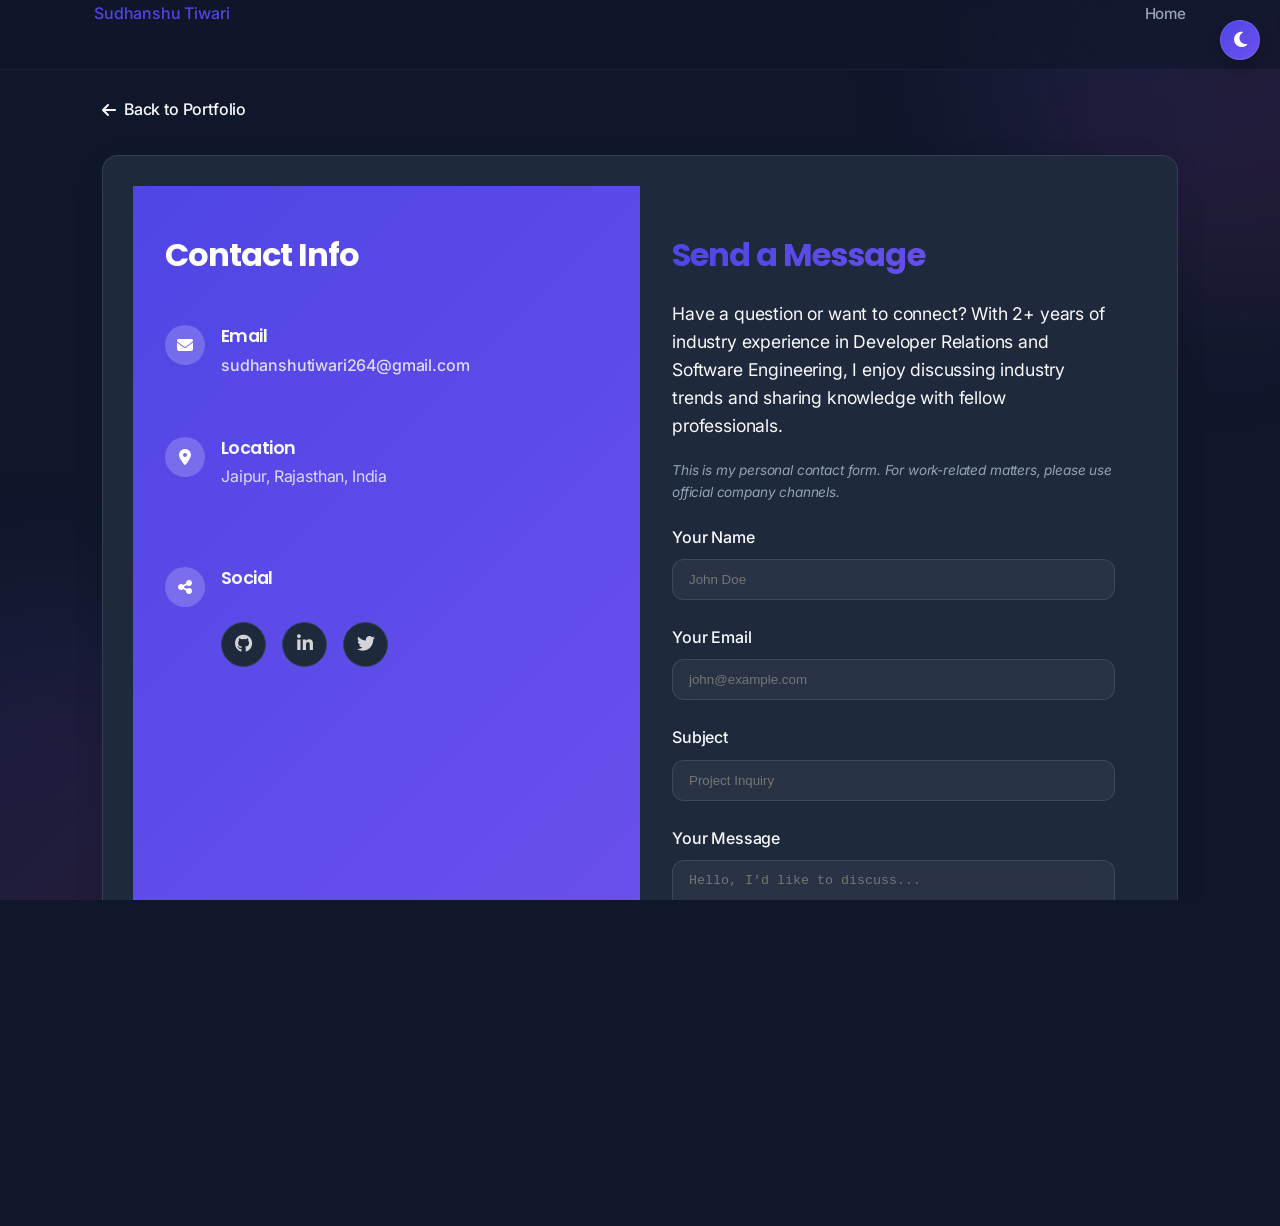
<file: contact-updated.html>
<!DOCTYPE html>
<html lang="en">
<head>
    <meta charset="UTF-8">
    <meta name="viewport" content="width=device-width, initial-scale=1.0, maximum-scale=1.0, user-scalable=no">
    <title>Contact Sudhanshu Tiwari | Developer Relations & Software Engineer</title>
    <meta name="description" content="Get in touch with Sudhanshu Tiwari - Developer Relations enthusiast, Software Engineer, and Community Builder based in Jaipur, India.">

    <!-- Favicon -->
    <link rel="icon" type="image/png" href="images/favicon.png">

    <!-- Font Awesome -->
    <link rel="stylesheet" href="https://cdnjs.cloudflare.com/ajax/libs/font-awesome/6.4.0/css/all.min.css">
    
    <!-- Google Fonts -->
    <link rel="preconnect" href="https://fonts.googleapis.com">
    <link rel="preconnect" href="https://fonts.gstatic.com" crossorigin>
    <link href="https://fonts.googleapis.com/css2?family=Inter:wght@300;400;500;600;700;800&family=Poppins:wght@300;400;500;600;700&display=swap" rel="stylesheet">

    <!-- Custom CSS -->
    <link rel="stylesheet" href="css/custom.css">
    <link rel="stylesheet" href="css/responsive.css">
    <link rel="stylesheet" href="css/beautify.css">
    <link rel="stylesheet" href="css/contact-form.css">

    <style>
        /* Fix for extra space at bottom */
        html, body {
            margin: 0;
            padding: 0;
            height: 100%;
            overflow-x: hidden;
        }

        /* Contact page specific styles */
        .contact-page {
            min-height: 100vh;
            display: flex;
            flex-direction: column;
            margin-bottom: 0;
            padding-bottom: 0;
        }
        
        .contact-section {
            flex: 1;
            padding: 6rem 0;
            position: relative;
            overflow: hidden;
        }
        
        .contact-container {
            max-width: 1140px;
            margin: 0 auto;
            padding: 0 2rem;
        }
        
        .contact-card {
            background: var(--card-bg);
            border-radius: 16px;
            overflow: hidden;
            box-shadow: 0 10px 30px rgba(0, 0, 0, 0.1);
            border: 1px solid rgba(255, 255, 255, 0.1);
            backdrop-filter: blur(10px);
            -webkit-backdrop-filter: blur(10px);
            display: flex;
            flex-direction: column;
            margin-bottom: 2rem;
        }
        
        @media (min-width: 768px) {
            .contact-card {
                flex-direction: row;
                min-height: 600px;
            }
        }

        .contact-info {
            background: var(--gradient-primary);
            background-size: 200% 200%;
            animation: gradientShift 4s ease infinite;
            color: white;
            padding: 3rem 2rem;
        }

        @media (min-width: 768px) {
            .contact-info {
                width: 35%;
            }
        }

        .contact-form-container {
            padding: 3rem 2rem;
            flex: 1;
        }
        
        .contact-title {
            font-size: 2rem;
            font-weight: 700;
            margin-bottom: 1.5rem;
            background: var(--gradient-hero);
            -webkit-background-clip: text;
            background-clip: text;
            color: transparent;
            animation: gradientShift 8s ease infinite;
            background-size: 300% 300%;
        }
        
        .contact-subtitle {
            font-size: 1.1rem;
            color: var(--text-secondary);
            margin-bottom: 2rem;
        }
        
        .contact-info-item {
            margin-bottom: 2rem;
            display: flex;
            align-items: flex-start;
        }

        .contact-info-icon {
            width: 40px;
            height: 40px;
            background: rgba(255, 255, 255, 0.2);
            border-radius: 50%;
            display: flex;
            align-items: center;
            justify-content: center;
            margin-right: 1rem;
            flex-shrink: 0;
        }

        .contact-info-content h3 {
            font-size: 1.1rem;
            font-weight: 600;
            margin-bottom: 0.3rem;
        }

        .contact-info-content p,
        .contact-info-content a {
            color: rgba(255, 255, 255, 0.8);
            transition: all 0.3s ease;
        }

        .contact-info-content a:hover {
            color: white;
        }
        
        .social-links {
            display: flex;
            gap: 1rem;
            margin-top: 2rem;
        }

        .social-link {
            width: 40px;
            height: 40px;
            background: rgba(255, 255, 255, 0.2);
            border-radius: 50%;
            display: flex;
            align-items: center;
            justify-content: center;
            color: white;
            transition: all 0.3s cubic-bezier(0.175, 0.885, 0.32, 1.275);
        }

        .social-link:hover {
            transform: translateY(-5px) scale(1.1);
            background: white;
            color: var(--primary-color);
        }
        
        .form-group {
            margin-bottom: 1.5rem;
        }
        
        .form-label {
            display: block;
            font-weight: 500;
            margin-bottom: 0.5rem;
            color: var(--text-color);
        }
        
        .form-control {
            width: 100%;
            padding: 0.75rem 1rem;
            border-radius: 12px;
            border: 1px solid var(--border-color);
            background: rgba(255, 255, 255, 0.05);
            color: var(--text-color);
            transition: all 0.3s ease;
        }
        
        .form-control:focus {
            border-color: var(--primary-color);
            box-shadow: 0 0 0 3px rgba(79, 70, 229, 0.3);
            outline: none;
        }
        
        .form-error {
            color: var(--danger-color);
            font-size: 0.875rem;
            margin-top: 0.5rem;
            display: none;
        }
        
        .was-validated .form-control:invalid ~ .form-error {
            display: block;
        }
        
        .submit-btn {
            background: var(--gradient-primary);
            background-size: 200% 200%;
            animation: gradientShift 4s ease infinite;
            color: white;
            border: none;
            border-radius: 12px;
            padding: 0.75rem 1.5rem;
            font-weight: 600;
            cursor: pointer;
            width: 100%;
            transition: all 0.3s cubic-bezier(0.175, 0.885, 0.32, 1.275);
            box-shadow: 0 4px 15px rgba(79, 70, 229, 0.4);
        }
        
        .submit-btn:hover {
            transform: translateY(-3px);
            box-shadow: 0 8px 25px rgba(79, 70, 229, 0.6);
        }
        
        .back-link {
            display: inline-flex;
            align-items: center;
            color: var(--text-color);
            font-weight: 500;
            margin-bottom: 2rem;
            transition: all 0.3s ease;
        }
        
        .back-link i {
            margin-right: 0.5rem;
        }
        
        .back-link:hover {
            color: var(--primary-color);
            transform: translateX(-5px);
        }
        
        #result {
            padding: 0.75rem;
            margin-top: 1rem;
            border-radius: 8px;
            font-weight: 500;
            transition: all 0.3s ease;
        }
        
        /* Contact page blob positioning */
        .contact-blob-top {
            top: -200px;
            right: -200px;
        }

        .contact-blob-bottom {
            bottom: -200px;
            left: -200px;
        }

        /* Responsive adjustments for blobs */
        @media (max-width: 768px) {
            .contact-blob-top {
                top: -100px;
                right: -100px;
            }

            .contact-blob-bottom {
                bottom: -100px;
                left: -100px;
            }
            
            .contact-info {
                padding: 2rem 1.5rem;
            }

            .contact-form-container {
                padding: 2rem 1.5rem;
            }

            .contact-section {
                padding: 4rem 0;
            }
        }

        @media (max-width: 576px) {
            .contact-blob-top {
                top: -50px;
                right: -50px;
            }

            .contact-blob-bottom {
                bottom: -50px;
                left: -50px;
            }
            
            .contact-info {
                padding: 1.5rem 1rem;
            }

            .contact-form-container {
                padding: 1.5rem 1rem;
            }

            .contact-section {
                padding: 3rem 0;
            }

            .contact-title {
                font-size: 1.75rem;
            }

            .contact-subtitle {
                font-size: 1rem;
            }
            
            .contact-info-item {
                margin-bottom: 1.5rem;
            }

            .contact-info-icon {
                width: 36px;
                height: 36px;
                margin-right: 0.75rem;
                font-size: 0.9rem;
            }

            .contact-info-content h3 {
                font-size: 1rem;
                margin-bottom: 0.2rem;
            }

            .contact-info-content p,
            .contact-info-content a {
                font-size: 0.9rem;
            }
            
            .social-links {
                gap: 0.75rem;
            }

            .social-link {
                width: 36px;
                height: 36px;
                font-size: 0.9rem;
            }
        }
        
        /* Form validation styles */
        .empty-feedback,
        .invalid-feedback {
            display: none;
            color: var(--danger-color);
            font-size: 0.875rem;
            margin-top: 0.5rem;
        }
        
        .was-validated :placeholder-shown:invalid ~ .empty-feedback {
            display: block;
        }
        
        .was-validated :not(:placeholder-shown):invalid ~ .invalid-feedback {
            display: block;
        }

        /* Footer Styles */
        .footer {
            background-color: var(--card-bg);
            border-top: 1px solid var(--border-color);
            padding: 2rem 0 0;
            margin-bottom: 0;
        }

        .footer-content {
            display: flex;
            justify-content: space-between;
            align-items: center;
            flex-wrap: wrap;
            gap: 1.5rem;
        }

        .footer-logo a {
            font-size: 1.5rem;
            font-weight: 700;
            color: var(--text-color);
            text-decoration: none;
        }

        .footer-logo span {
            color: var(--primary-color);
        }

        .footer-text p {
            color: var(--text-secondary);
            font-size: 0.9rem;
            margin: 0;
        }

        .footer-links {
            display: flex;
            gap: 1.5rem;
        }

        .footer-links a {
            color: var(--text-secondary);
            font-size: 0.9rem;
            text-decoration: none;
            transition: color 0.3s ease;
        }

        .footer-links a:hover {
            color: var(--primary-color);
        }

        @media (max-width: 768px) {
            .footer-content {
                flex-direction: column;
                text-align: center;
            }

            .footer-links {
                justify-content: center;
            }
        }
    </style>
</head>
<body class="page-transition">
    <!-- Loading Animation -->
    <div class="loading" id="loading">
        <div class="loading-spinner"></div>
    </div>
    
    <!-- Scroll Progress Indicator -->
    <div class="scroll-indicator" id="scrollIndicator"></div>
    
    <!-- Theme Toggle -->
    <div class="theme-toggle" id="themeToggle">
        <i class="fas fa-moon"></i>
        <i class="fas fa-sun"></i>
    </div>
    
    <!-- Decorative Blobs -->
    <div class="blob contact-blob-top"></div>
    <div class="blob contact-blob-bottom"></div>

    <div class="contact-page" style="min-height: 100vh; display: flex; flex-direction: column; margin-bottom: 0; padding-bottom: 0;">
        <!-- Header -->
        <header class="header">
            <div class="container">
                <nav class="navbar">
                    <a href="index.html" class="logo">Sudhanshu Tiwari</a>
                    <ul class="nav-links">
                        <li><a href="index.html">Home</a></li>
                    </ul>
                </nav>
            </div>
        </header>

        <!-- Contact Section -->
        <section class="contact-section" style="flex: 1; padding-bottom: 0;">
            <div class="contact-container">
                <a href="index.html" class="back-link">
                    <i class="fas fa-arrow-left"></i> Back to Portfolio
                </a>

                <div class="contact-card">
                    <!-- Contact Info -->
                    <div class="contact-info">
                        <h2 class="contact-title" style="color: white; background: none; animation: none;">Contact Info</h2>

                        <div class="contact-info-item">
                            <div class="contact-info-icon">
                                <i class="fas fa-envelope"></i>
                            </div>
                            <div class="contact-info-content">
                                <h3>Email</h3>
                                <a href="mailto:sudhanshutiwari264@gmail.com">sudhanshutiwari264@gmail.com</a>
                            </div>
                        </div>



                        <div class="contact-info-item">
                            <div class="contact-info-icon">
                                <i class="fas fa-map-marker-alt"></i>
                            </div>
                            <div class="contact-info-content">
                                <h3>Location</h3>
                                <p>Jaipur, Rajasthan, India</p>
                            </div>
                        </div>

                        <div class="contact-info-item">
                            <div class="contact-info-icon">
                                <i class="fas fa-share-alt"></i>
                            </div>
                            <div class="contact-info-content">
                                <h3>Social</h3>
                                <div class="social-links">
                                    <a href="https://github.com/sudhanshutiwari264" target="_blank" class="social-link">
                                        <i class="fab fa-github"></i>
                                    </a>
                                    <a href="https://www.linkedin.com/in/tiwari-sudhanshu/" target="_blank" class="social-link">
                                        <i class="fab fa-linkedin-in"></i>
                                    </a>
                                    <a href="https://twitter.com/sudhanshu_264" target="_blank" class="social-link">
                                        <i class="fab fa-twitter"></i>
                                    </a>
                                </div>
                            </div>
                        </div>
                    </div>

                    <!-- Contact Form -->
                    <div class="contact-form-container">
                        <h2 class="contact-title">Send a Message</h2>
                        <p class="contact-subtitle">Have a question or want to connect? With 2+ years of industry experience in Developer Relations and Software Engineering, I enjoy discussing industry trends and sharing knowledge with fellow professionals.</p>

                        <p style="font-size: 0.85rem; color: var(--text-secondary); margin: 10px 0 20px; font-style: italic;">This is my personal contact form. For work-related matters, please use official company channels.</p>

                        <form action="https://api.web3forms.com/submit" method="POST" id="contactForm" class="needs-validation" novalidate>
                            <input type="hidden" name="access_key" value="7a284ae6-1e71-401c-80d0-becb71f3156e" />
                            <input type="hidden" name="subject" value="New Contact Form Submission from Portfolio" />
                            <input type="hidden" name="from_name" value="Sudhanshu Tiwari Portfolio" />
                            <input type="checkbox" name="botcheck" style="display: none;" />

                            <div class="form-group">
                                <label for="name" class="form-label">Your Name</label>
                                <input type="text" id="name" name="name" class="form-control" placeholder="John Doe" required>
                                <div class="form-error">Please provide your name.</div>
                            </div>

                            <div class="form-group">
                                <label for="email" class="form-label">Your Email</label>
                                <input type="email" id="email" name="email" class="form-control" placeholder="john@example.com" required>
                                <div class="form-error">Please provide a valid email address.</div>
                            </div>



                            <div class="form-group">
                                <label for="subject" class="form-label">Subject</label>
                                <input type="text" id="subject" name="subject" class="form-control" placeholder="Project Inquiry" required>
                                <div class="form-error">Please provide a subject.</div>
                            </div>

                            <div class="form-group">
                                <label for="message" class="form-label">Your Message</label>
                                <textarea id="message" name="message" rows="5" class="form-control" placeholder="Hello, I'd like to discuss..." required></textarea>
                                <div class="form-error">Please provide your message.</div>
                            </div>

                            <button type="submit" class="submit-btn">
                                Send Message <i class="fas fa-paper-plane ml-2"></i>
                            </button>

                            <div id="result" class="mt-4 text-center" style="display: none;"></div>
                        </form>
                    </div>
                </div>
            </div>
        </section>

        <!-- Footer -->
        <footer class="footer" style="margin-top: 0; padding-bottom: 0; margin-bottom: 0;">
            <div class="container">
                <div class="footer-content">
                    <div class="footer-logo">
                        <a href="index.html">Sudhanshu<span>Tiwari</span></a>
                    </div>
                    <div class="footer-text">
                        <p>&copy; 2025 Sudhanshu Tiwari. All rights reserved.</p>
                        <p style="font-size: 0.75rem; margin-top: 5px; color: var(--text-secondary);">Personal site. Views and content are my own and not affiliated with any employer.</p>
                    </div>
                    <div class="footer-links">
                        <a href="index.html">Home</a>
                        <a href="https://github.com/sudhanshutiwari264" target="_blank">GitHub</a>
                        <a href="https://www.linkedin.com/in/tiwari-sudhanshu/" target="_blank">LinkedIn</a>
                        <a href="https://twitter.com/sudhanshu_264" target="_blank">Twitter</a>
                    </div>
                </div>
            </div>
        </footer>
    </div>

    <script>
        // DOM Elements
        const themeToggle = document.getElementById('themeToggle');
        const loading = document.getElementById('loading');
        const scrollIndicator = document.getElementById('scrollIndicator');
        
        // Check for saved theme preference
        const savedTheme = localStorage.getItem('theme');
        
        // Apply the theme - we're using the same system as the main page
        if (savedTheme === 'light') {
            document.body.classList.add('light-theme');
        }
        
        // Toggle theme
        themeToggle.addEventListener('click', () => {
            document.body.classList.toggle('light-theme');
            const isLight = document.body.classList.contains('light-theme');
            localStorage.setItem('theme', isLight ? 'light' : 'dark');
        });
        
        // Loading Animation
        if (loading) {
            window.addEventListener('load', () => {
                setTimeout(() => {
                    loading.classList.add('hidden');
                    setTimeout(() => {
                        loading.style.display = 'none';
                    }, 500);
                }, 1000);
            });
        }
        
        // Scroll Progress Indicator
        if (scrollIndicator) {
            window.addEventListener('scroll', () => {
                const windowScroll = document.documentElement.scrollTop;
                const windowHeight = document.documentElement.scrollHeight - document.documentElement.clientHeight;
                const scrolled = (windowScroll / windowHeight) * 100;
                scrollIndicator.style.width = scrolled + '%';
            });
        }
        
        // Form Validation and Submission
        (function () {
            "use strict";
            
            const form = document.getElementById('contactForm');
            const result = document.getElementById('result');
            
            form.addEventListener('submit', function (event) {
                if (!form.checkValidity()) {
                    event.preventDefault();
                    event.stopPropagation();
                } else {
                    // Form Submission using fetch()
                    const formData = new FormData(form);
                    event.preventDefault();
                    event.stopPropagation();
                    const object = {};
                    formData.forEach((value, key) => {
                        object[key] = value;
                    });
                    const json = JSON.stringify(object);
                    
                    // Update button to show loading state
                    const submitBtn = form.querySelector('button[type="submit"]');
                    const originalBtnText = submitBtn.innerHTML;
                    submitBtn.innerHTML = '<i class="fas fa-spinner fa-spin"></i> Sending...';
                    submitBtn.disabled = true;
                    
                    // Show result element
                    result.style.display = 'block';
                    result.innerHTML = "Please wait...";
                    result.style.color = 'var(--text-secondary)';
                    
                    fetch("https://api.web3forms.com/submit", {
                        method: "POST",
                        headers: {
                            "Content-Type": "application/json",
                            Accept: "application/json"
                        },
                        body: json
                    })
                        .then(async (response) => {
                            let json = await response.json();
                            if (response.status == 200) {
                                // Success message
                                const name = formData.get('name');
                                const formContainer = form.parentElement;
                                formContainer.innerHTML = `
                                    <div class="success-message">
                                        <div class="success-icon">
                                            <i class="fas fa-check-circle"></i>
                                        </div>
                                        <h3 class="success-title">Message Sent Successfully!</h3>
                                        <p class="success-text">Thank you ${name}, your message has been sent. I'll get back to you as soon as possible.</p>
                                        <a href="index.html" class="return-btn">
                                            Return to Portfolio
                                        </a>
                                    </div>
                                `;
                            } else {
                                console.log(response);
                                result.innerHTML = json.message;
                                result.style.color = 'var(--danger-color)';
                                submitBtn.innerHTML = originalBtnText;
                                submitBtn.disabled = false;
                            }
                        })
                        .catch((error) => {
                            console.log(error);
                            result.innerHTML = "Something went wrong! Please try again later.";
                            result.style.color = 'var(--danger-color)';
                            submitBtn.innerHTML = originalBtnText;
                            submitBtn.disabled = false;
                        });
                }
                
                form.classList.add('was-validated');
            }, false);
        })();
        
        // Animate blobs on scroll
        const blobs = document.querySelectorAll('.blob');
        if (blobs.length > 0) {
            window.addEventListener('scroll', () => {
                blobs.forEach(blob => {
                    const blobTop = blob.getBoundingClientRect().top;
                    const windowHeight = window.innerHeight;
                    
                    if (blobTop < windowHeight * 1.2) {
                        blob.style.opacity = '1';
                        blob.style.transform = 'translateY(0)';
                    }
                });
            });
        }
    </script>
</body>
</html>
</file>
<file: css/custom.css>
/*
   Custom CSS for Sudhanshu Tiwari's Portfolio
   A modern, responsive personal portfolio website
   for a Developer Relations enthusiast, software engineer,
   and community builder based in Jaipur, India.

   Inspired by Liran Tal's website and Emma Bostian's developer portfolios collection
*/

/* ===== Variables ===== */
:root {
    /* Light Theme */
    --light-bg: #f8f9fa;
    --light-card-bg: #ffffff;
    --light-text: #1a202c;
    --light-text-secondary: #4a5568;
    --light-border: #e2e8f0;
    --light-shadow: 0 10px 30px rgba(0, 0, 0, 0.1);

    /* Dark Theme (Default) */
    --dark-bg: #0f172a;
    --dark-card-bg: #1e293b;
    --dark-text: #f8fafc;
    --dark-text-secondary: #94a3b8;
    --dark-border: #334155;
    --dark-shadow: 0 10px 30px rgba(0, 0, 0, 0.3);

    /* Colors */
    --primary-color: #4f46e5;
    --primary-rgb: 79, 70, 229; /* RGB values for primary color */
    --primary-dark: #4338ca;
    --primary-light: #818cf8;
    --secondary-color: #8b5cf6;
    --accent-color: #10b981;
    --danger-color: #ef4444;
    --warning-color: #f59e0b;
    --info-color: #0ea5e9;

    /* Gradients */
    --gradient-primary: linear-gradient(135deg, #4f46e5, #8b5cf6);
    --gradient-secondary: linear-gradient(135deg, #8b5cf6, #ec4899);
    --gradient-accent: linear-gradient(135deg, #10b981, #0ea5e9);
    --gradient-hero: linear-gradient(to right, #4f46e5, #8b5cf6, #ec4899);
    --gradient-card: linear-gradient(135deg, rgba(79, 70, 229, 0.1), rgba(139, 92, 246, 0.1));
    --gradient-blob: linear-gradient(135deg, rgba(79, 70, 229, 0.4), rgba(236, 72, 153, 0.4));

    /* Current Theme (Default: Dark) */
    --bg-color: var(--dark-bg);
    --card-bg: var(--dark-card-bg);
    --text-color: var(--dark-text);
    --text-secondary: var(--dark-text-secondary);
    --border-color: var(--dark-border);
    --shadow: var(--dark-shadow);

    /* Other Variables */
    --container-width: 1200px;
    --header-height: 70px;
    --border-radius: 12px;
    --transition: all 0.3s ease;
    --font-primary: 'Inter', sans-serif;
    --font-secondary: 'Poppins', sans-serif;
}

/* Light Theme Class */
body.light-theme {
    --bg-color: var(--light-bg);
    --card-bg: var(--light-card-bg);
    --text-color: var(--light-text);
    --text-secondary: var(--light-text-secondary);
    --border-color: var(--light-border);
    --shadow: var(--light-shadow);
}

/* ===== Base Styles ===== */
* {
    margin: 0;
    padding: 0;
    box-sizing: border-box;
}

html {
    scroll-behavior: smooth;
    font-size: 16px;
}

body {
    font-family: var(--font-primary);
    background-color: var(--bg-color);
    color: var(--text-color);
    line-height: 1.7;
    overflow-x: hidden;
    font-weight: 400;
}

h1, h2, h3, h4, h5, h6 {
    font-family: var(--font-secondary);
    font-weight: 700;
    line-height: 1.3;
    margin-bottom: 1rem;
    color: var(--text-color);
}

h1 {
    font-size: 2.75rem;
    line-height: 1.2;
}

h2 {
    font-size: 2.25rem;
}

h3 {
    font-size: 1.5rem;
}

p {
    margin-bottom: 1.5rem;
    color: var(--text-secondary);
}

a {
    text-decoration: none;
    color: var(--primary-color);
    transition: var(--transition);
    font-weight: 500;
}

a:hover {
    color: var(--primary-dark);
}

ul {
    list-style: none;
}

img {
    max-width: 100%;
    height: auto;
    display: block;
}

.container {
    max-width: var(--container-width);
    margin: 0 auto;
    padding: 0 1.5rem;
}

section {
    padding: 6rem 0;
    position: relative;
}

.highlight {
    color: var(--primary-color);
}

.gradient-text {
    background: var(--gradient-primary);
    -webkit-background-clip: text;
    background-clip: text;
    color: transparent;
    display: inline;
}

/* ===== Theme Toggle ===== */
.theme-toggle {
    position: fixed;
    top: 1.25rem;
    right: 1.25rem;
    width: 2.5rem;
    height: 2.5rem;
    background-color: var(--card-bg);
    border-radius: 50%;
    display: flex;
    align-items: center;
    justify-content: center;
    cursor: pointer;
    z-index: 1000;
    box-shadow: var(--shadow);
    transition: var(--transition);
    border: 1px solid rgba(255, 255, 255, 0.1);
}

.theme-toggle:hover {
    transform: translateY(-3px);
}

.theme-toggle i {
    font-size: 1.1rem;
    color: var(--primary-color);
}

.theme-toggle .fa-sun {
    display: none;
}

body.light-theme .theme-toggle .fa-moon {
    display: none;
}

body.light-theme .theme-toggle .fa-sun {
    display: block;
}

/* ===== Header & Navigation ===== */
.header {
    position: fixed;
    top: 0;
    left: 0;
    width: 100%;
    height: var(--header-height);
    background-color: rgba(15, 23, 42, 0.95);
    backdrop-filter: blur(10px);
    -webkit-backdrop-filter: blur(10px);
    z-index: 100;
    transition: var(--transition);
    border-bottom: 1px solid rgba(255, 255, 255, 0.05);
}

body.light-theme .header {
    background-color: rgba(248, 249, 250, 0.95);
    border-bottom: 1px solid rgba(0, 0, 0, 0.05);
}

.navbar {
    display: flex;
    justify-content: space-between;
    align-items: center;
    height: 100%;
}

.logo a {
    font-size: 1.75rem;
    font-weight: 800;
    color: var(--text-color);
    font-family: var(--font-secondary);
    letter-spacing: -0.5px;
}

.logo span {
    color: var(--primary-color);
}

.nav-links {
    display: flex;
    gap: 2rem;
}

.nav-links a {
    color: var(--text-secondary);
    font-weight: 500;
    position: relative;
    font-size: 0.95rem;
    padding: 0.5rem 0;
}

.nav-links a:hover, .nav-links a.active {
    color: var(--primary-color);
}

.nav-links a::after {
    content: '';
    position: absolute;
    bottom: 0;
    left: 0;
    width: 0;
    height: 2px;
    background: var(--gradient-primary);
    transition: var(--transition);
    opacity: 0;
}

.nav-links a:hover::after, .nav-links a.active::after {
    width: 100%;
    opacity: 1;
}

.hamburger {
    display: none;
    cursor: pointer;
}

.bar {
    display: block;
    width: 25px;
    height: 2px;
    margin: 5px auto;
    background-color: var(--text-color);
    transition: var(--transition);
    border-radius: 2px;
}

/* ===== Hero Section ===== */
.hero {
    padding-top: calc(var(--header-height) + 3rem);
    min-height: 100vh;
    display: flex;
    align-items: center;
    position: relative;
    overflow: hidden;
}

.hero::before {
    content: '';
    position: absolute;
    top: 0;
    left: 0;
    width: 100%;
    height: 100%;
    background: radial-gradient(circle at 10% 10%, rgba(59, 130, 246, 0.1), transparent 30%),
                radial-gradient(circle at 90% 90%, rgba(139, 92, 246, 0.1), transparent 30%);
    z-index: -1;
}

.hero-content {
    display: flex;
    align-items: center;
    gap: 4rem;
}

.hero-text {
    flex: 1;
}

.hero-badge {
    display: inline-flex;
    align-items: center;
    gap: 0.5rem;
    background-color: rgba(79, 70, 229, 0.15);
    color: var(--primary-color);
    padding: 0.6rem 1.5rem;
    border-radius: 2rem;
    font-size: 0.875rem;
    font-weight: 600;
    margin-bottom: 1.5rem;
    border: 1px solid rgba(79, 70, 229, 0.3);
    box-shadow: 0 4px 12px rgba(79, 70, 229, 0.15);
    transition: all 0.3s ease;
    position: relative;
    overflow: hidden;
    z-index: 1;
}

.hero-badge::before {
    content: '';
    position: absolute;
    top: 0;
    left: 0;
    width: 100%;
    height: 100%;
    background: var(--gradient-primary);
    opacity: 0;
    z-index: -1;
    transition: opacity 0.3s ease;
}

.hero-badge:hover {
    transform: translateY(-3px);
    box-shadow: 0 8px 20px rgba(79, 70, 229, 0.2);
    color: white;
    border-color: transparent;
}

.hero-badge:hover::before {
    opacity: 1;
}

.badge-dot {
    width: 0.5rem;
    height: 0.5rem;
    background-color: var(--accent-color);
    border-radius: 50%;
    display: inline-block;
    animation: pulse 2s infinite;
    box-shadow: 0 0 0 rgba(16, 185, 129, 0.4);
}

@keyframes pulse {
    0% {
        transform: scale(0.95);
        box-shadow: 0 0 0 0 rgba(16, 185, 129, 0.7);
    }

    70% {
        transform: scale(1);
        box-shadow: 0 0 0 10px rgba(16, 185, 129, 0);
    }

    100% {
        transform: scale(0.95);
        box-shadow: 0 0 0 0 rgba(16, 185, 129, 0);
    }
}

.hero-text h1 {
    font-size: 3.25rem;
    font-weight: 800;
    margin-bottom: 1.5rem;
    line-height: 1.2;
    letter-spacing: -0.5px;
    position: relative;
}

.hero-text h1::after {
    content: '';
    position: absolute;
    width: 80px;
    height: 4px;
    background: var(--gradient-primary);
    bottom: -0.75rem;
    left: 0;
    border-radius: 2px;
}

.gradient-text {
    background: var(--gradient-hero);
    -webkit-background-clip: text;
    background-clip: text;
    color: transparent;
    background-size: 300% 100%;
    animation: gradient-shift 8s ease infinite;
}

@keyframes gradient-shift {
    0% {
        background-position: 0% 50%;
    }
    50% {
        background-position: 100% 50%;
    }
    100% {
        background-position: 0% 50%;
    }
}

.hero-description {
    font-size: 1.25rem;
    margin-bottom: 2rem;
    color: var(--text-secondary);
    max-width: 600px;
    line-height: 1.6;
    position: relative;
    padding-left: 1rem;
    border-left: 3px solid var(--primary-light);
}

/* Tech Keywords */
.tech-keywords {
    display: flex;
    flex-wrap: wrap;
    gap: 0.75rem;
    margin: 2rem 0;
}

.tech-keywords span {
    background-color: rgba(79, 70, 229, 0.08);
    color: var(--text-color);
    padding: 0.5rem 1rem;
    border-radius: 2rem;
    font-size: 0.875rem;
    font-weight: 500;
    border: 1px solid rgba(79, 70, 229, 0.15);
    transition: all 0.3s ease;
    box-shadow: 0 2px 6px rgba(79, 70, 229, 0.05);
    position: relative;
    overflow: hidden;
    z-index: 1;
}

.tech-keywords span::before {
    content: '';
    position: absolute;
    top: 0;
    left: 0;
    width: 100%;
    height: 100%;
    background: var(--gradient-primary);
    opacity: 0;
    z-index: -1;
    transition: opacity 0.3s ease;
}

.tech-keywords span:hover {
    color: white;
    transform: translateY(-3px);
    box-shadow: 0 4px 12px rgba(79, 70, 229, 0.15);
    border-color: transparent;
}

.tech-keywords span:hover::before {
    opacity: 1;
}

/* Hero Stats */
.hero-stats {
    display: flex;
    gap: 3rem;
    margin: 2.5rem 0;
    justify-content: space-between;
}

.stat-item {
    display: flex;
    flex-direction: column;
    position: relative;
    min-width: 120px;
    padding: 0.75rem;
    text-align: center;
}

.stat-item:not(:last-child)::after {
    content: '';
    position: absolute;
    right: -1.5rem;
    top: 50%;
    transform: translateY(-50%);
    height: 70%;
    width: 1px;
    background-color: rgba(255, 255, 255, 0.1);
}

body.light-theme .stat-item:not(:last-child)::after {
    background-color: rgba(0, 0, 0, 0.1);
}

.stat-number {
    font-size: 2rem;
    font-weight: 800;
    background: var(--gradient-primary);
    -webkit-background-clip: text;
    background-clip: text;
    color: transparent;
    line-height: 1.1;
    margin-bottom: 0.5rem;
    white-space: nowrap;
}

.stat-label {
    font-size: 0.8rem;
    color: var(--text-secondary);
    font-weight: 500;
    white-space: nowrap;
}

/* Hero Buttons */
.hero-buttons {
    display: flex;
    gap: 1rem;
    margin-top: 2.5rem;
}

.btn {
    display: inline-flex;
    align-items: center;
    justify-content: center;
    gap: 0.5rem;
    padding: 0.875rem 1.75rem;
    border-radius: 0.5rem;
    font-weight: 600;
    text-align: center;
    cursor: pointer;
    transition: all 0.3s ease;
    border: none;
    font-size: 1rem;
    letter-spacing: 0.5px;
    position: relative;
    overflow: hidden;
    z-index: 1;
}

.primary-btn {
    background: var(--gradient-primary);
    color: #ffffff;
    box-shadow: 0 4px 15px rgba(79, 70, 229, 0.3);
}

.primary-btn::before {
    content: '';
    position: absolute;
    top: 0;
    left: 0;
    width: 100%;
    height: 100%;
    background: var(--gradient-secondary);
    opacity: 0;
    z-index: -1;
    transition: opacity 0.3s ease;
}

.primary-btn:hover {
    transform: translateY(-3px);
    box-shadow: 0 8px 25px rgba(79, 70, 229, 0.4);
}

.primary-btn:hover::before {
    opacity: 1;
}

.primary-btn i {
    font-size: 0.875rem;
    transition: transform 0.3s ease;
}

.primary-btn:hover i {
    transform: translateX(5px);
}

.secondary-btn {
    background-color: rgba(255, 255, 255, 0.05);
    color: var(--text-color);
    border: 1px solid rgba(255, 255, 255, 0.1);
    box-shadow: 0 4px 10px rgba(0, 0, 0, 0.1);
    position: relative;
    overflow: hidden;
}

.secondary-btn::before {
    content: '';
    position: absolute;
    top: 0;
    left: 0;
    width: 100%;
    height: 100%;
    background-color: rgba(79, 70, 229, 0.1);
    z-index: -1;
    transform: scaleX(0);
    transform-origin: left;
    transition: transform 0.3s ease;
}

body.light-theme .secondary-btn {
    background-color: rgba(0, 0, 0, 0.05);
    border: 1px solid rgba(0, 0, 0, 0.1);
}

.secondary-btn:hover {
    border-color: var(--primary-color);
    color: var(--primary-color);
    transform: translateY(-3px);
    box-shadow: 0 6px 15px rgba(0, 0, 0, 0.15);
}

.secondary-btn:hover::before {
    transform: scaleX(1);
}

.outline-btn {
    background-color: transparent;
    color: var(--text-color);
    border: 1px solid var(--border-color);
}

.outline-btn:hover {
    border-color: var(--primary-color);
    color: var(--primary-color);
    transform: translateY(-3px);
}

.outline-btn i {
    font-size: 0.875rem;
    transition: transform 0.3s ease;
}

.outline-btn:hover i {
    transform: translateY(-2px);
}

/* Social Bar */
.social-bar {
    display: flex;
    gap: 1rem;
    margin-top: 2.5rem;
}

.social-bar a {
    display: flex;
    align-items: center;
    justify-content: center;
    width: 2.75rem;
    height: 2.75rem;
    border-radius: 50%;
    background-color: rgba(255, 255, 255, 0.05);
    color: var(--text-secondary);
    transition: all 0.3s ease;
    border: 1px solid rgba(255, 255, 255, 0.1);
    position: relative;
    overflow: hidden;
    z-index: 1;
}

.social-bar a::before {
    content: '';
    position: absolute;
    top: 0;
    left: 0;
    width: 100%;
    height: 100%;
    background: var(--gradient-primary);
    opacity: 0;
    z-index: -1;
    transition: opacity 0.3s ease;
    transform: scale(0.8);
}

body.light-theme .social-bar a {
    background-color: rgba(0, 0, 0, 0.05);
    border: 1px solid rgba(0, 0, 0, 0.1);
}

.social-bar a:hover {
    color: white;
    transform: translateY(-5px);
    box-shadow: 0 8px 20px rgba(79, 70, 229, 0.3);
    border-color: transparent;
}

.social-bar a:hover::before {
    opacity: 1;
    transform: scale(1);
}

.social-bar a:nth-child(1):hover::before {
    background: linear-gradient(135deg, #333, #666);
}

.social-bar a:nth-child(2):hover::before {
    background: linear-gradient(135deg, #0077b5, #00a0dc);
}

.social-bar a:nth-child(3):hover::before {
    background: linear-gradient(135deg, #1da1f2, #0c85d0);
}

.social-bar a:nth-child(4):hover::before {
    background: linear-gradient(135deg, #ff0000, #c4302b);
}

/* Hero Image */
.hero-image {
    flex: 1;
    position: relative;
}

.image-wrapper {
    position: relative;
    z-index: 1;
}

.hero-image img {
    max-width: 100%;
    border-radius: var(--border-radius);
    position: relative;
    z-index: 2;
}

/* Placeholder for hero image */
.image-wrapper::before {
    content: 'ST';
    position: absolute;
    width: 100%;
    height: 100%;
    display: flex;
    align-items: center;
    justify-content: center;
    background: var(--gradient-hero);
    border-radius: var(--border-radius);
    color: white;
    font-size: 5rem;
    font-weight: 800;
    z-index: 1;
    font-family: var(--font-primary);
}

.blob-shape {
    position: absolute;
    width: 110%;
    height: 110%;
    top: -5%;
    left: -5%;
    background: var(--gradient-blob);
    border-radius: 30% 70% 70% 30% / 30% 30% 70% 70%;
    filter: blur(20px);
    opacity: 0.6;
    animation: blob-animation 15s infinite;
    z-index: 1;
    box-shadow: 0 0 80px rgba(79, 70, 229, 0.3);
}

@keyframes blob-animation {
    0% {
        border-radius: 30% 70% 70% 30% / 30% 30% 70% 70%;
    }
    25% {
        border-radius: 50% 50% 30% 70% / 50% 50% 50% 50%;
    }
    50% {
        border-radius: 70% 30% 50% 50% / 40% 60% 40% 60%;
    }
    75% {
        border-radius: 40% 60% 60% 40% / 60% 40% 60% 40%;
    }
    100% {
        border-radius: 30% 70% 70% 30% / 30% 30% 70% 70%;
    }
}

.tech-badges {
    position: absolute;
    width: 100%;
    height: 100%;
    top: 0;
    left: 0;
    z-index: 3;
    pointer-events: none; /* Allow clicks to pass through */
}

.tech-badge {
    position: absolute;
    width: 3.5rem;
    height: 3.5rem;
    background-color: var(--card-bg);
    border-radius: 50%;
    display: flex;
    align-items: center;
    justify-content: center;
    box-shadow: 0 8px 20px rgba(0, 0, 0, 0.2);
    border: 2px solid rgba(79, 70, 229, 0.2);
    color: var(--primary-color);
    font-size: 1.5rem;
    transition: transform 0.3s ease, box-shadow 0.3s ease, border-color 0.3s ease;
    overflow: hidden;
    z-index: 3;
    pointer-events: auto; /* Make badges clickable */
    animation: float 6s ease-in-out infinite;
}

.tech-badge::before {
    content: '';
    position: absolute;
    top: 0;
    left: 0;
    width: 100%;
    height: 100%;
    background: var(--gradient-card);
    opacity: 0.5;
    z-index: -1;
}

.tech-badge:hover {
    transform: scale(1.2);
    box-shadow: 0 15px 30px rgba(0, 0, 0, 0.3);
    border-color: var(--primary-color);
    z-index: 10;
}

/* React Badge - Top Right */
.tech-badge:nth-child(1) {
    top: 5%;
    right: -1.5rem;
    animation-delay: 0s;
}

/* Node.js Badge - Bottom Right */
.tech-badge:nth-child(2) {
    bottom: 5%;
    right: -1.5rem;
    animation-delay: 1.5s;
}

/* Python Badge - Bottom Left */
.tech-badge:nth-child(3) {
    bottom: 5%;
    left: -1.5rem;
    animation-delay: 1s;
}

/* AWS Badge - Middle Left (moved from top left) */
.tech-badge:nth-child(4) {
    top: 40%;
    left: -1.5rem;
    animation-delay: 0.5s;
}

/* Float animation */
@keyframes float {
    0% {
        transform: translateY(0);
    }
    50% {
        transform: translateY(-10px);
    }
    100% {
        transform: translateY(0);
    }
}

@media (max-width: 768px) {
    .tech-badge {
        width: 3rem;
        height: 3rem;
        font-size: 1.3rem;
    }

    .tech-badge:nth-child(1),
    .tech-badge:nth-child(2),
    .tech-badge:nth-child(3),
    .tech-badge:nth-child(4) {
        margin-top: -1.5rem;
        margin-left: -1.5rem;
    }

    @keyframes orbit1 {
        0% { transform: rotate(0deg) translateX(80px) rotate(0deg); }
        100% { transform: rotate(360deg) translateX(80px) rotate(-360deg); }
    }

    @keyframes orbit2 {
        0% { transform: rotate(90deg) translateX(80px) rotate(-90deg); }
        100% { transform: rotate(450deg) translateX(80px) rotate(-450deg); }
    }

    @keyframes orbit3 {
        0% { transform: rotate(180deg) translateX(80px) rotate(-180deg); }
        100% { transform: rotate(540deg) translateX(80px) rotate(-540deg); }
    }

    @keyframes orbit4 {
        0% { transform: rotate(270deg) translateX(80px) rotate(-270deg); }
        100% { transform: rotate(630deg) translateX(80px) rotate(-630deg); }
    }
}

@media (max-width: 576px) {
    .tech-badge {
        width: 2.5rem;
        height: 2.5rem;
        font-size: 1.1rem;
    }

    .tech-badge:nth-child(1) {
        top: 10%;
        right: -0.5rem;
    }

    .tech-badge:nth-child(2) {
        bottom: 10%;
        right: -0.5rem;
    }

    .tech-badge:nth-child(3) {
        bottom: 10%;
        left: -0.5rem;
    }

    .tech-badge:nth-child(4) {
        top: 40%;
        left: -0.5rem;
    }
}

    @keyframes orbit1 {
        0% { transform: rotate(0deg) translateX(60px) rotate(0deg); }
        100% { transform: rotate(360deg) translateX(60px) rotate(-360deg); }
    }

    @keyframes orbit2 {
        0% { transform: rotate(90deg) translateX(60px) rotate(-90deg); }
        100% { transform: rotate(450deg) translateX(60px) rotate(-450deg); }
    }

    @keyframes orbit3 {
        0% { transform: rotate(180deg) translateX(60px) rotate(-180deg); }
        100% { transform: rotate(540deg) translateX(60px) rotate(-540deg); }
    }

    @keyframes orbit4 {
        0% { transform: rotate(270deg) translateX(60px) rotate(-270deg); }
        100% { transform: rotate(630deg) translateX(60px) rotate(-630deg); }
    }
}

@media (max-width: 480px) {
    .tech-badge {
        width: 2.2rem;
        height: 2.2rem;
        font-size: 1rem;
    }

    .tech-badge:nth-child(1) {
        top: 10%;
        right: -0.25rem;
    }

    .tech-badge:nth-child(2) {
        bottom: 10%;
        right: -0.25rem;
    }

    .tech-badge:nth-child(3) {
        bottom: 10%;
        left: -0.25rem;
    }

    .tech-badge:nth-child(4) {
        top: 40%;
        left: -0.25rem;
    }
}

    @keyframes orbit1 {
        0% { transform: rotate(0deg) translateX(50px) rotate(0deg); }
        100% { transform: rotate(360deg) translateX(50px) rotate(-360deg); }
    }

    @keyframes orbit2 {
        0% { transform: rotate(90deg) translateX(50px) rotate(-90deg); }
        100% { transform: rotate(450deg) translateX(50px) rotate(-450deg); }
    }

    @keyframes orbit3 {
        0% { transform: rotate(180deg) translateX(50px) rotate(-180deg); }
        100% { transform: rotate(540deg) translateX(50px) rotate(-540deg); }
    }

    @keyframes orbit4 {
        0% { transform: rotate(270deg) translateX(50px) rotate(-270deg); }
        100% { transform: rotate(630deg) translateX(50px) rotate(-630deg); }
    }
}

/* ===== Section Header ===== */
.section-header {
    text-align: center;
    margin-bottom: 4rem;
    position: relative;
}

.section-subtitle {
    display: inline-block;
    font-size: 1rem;
    font-weight: 600;
    color: var(--primary-color);
    margin-bottom: 1rem;
    position: relative;
    padding: 0.25rem 1rem;
    border-radius: 2rem;
    background-color: rgba(59, 130, 246, 0.1);
}

.section-title {
    font-size: 2.5rem;
    font-weight: 800;
    margin-bottom: 1.5rem;
    color: var(--text-color);
    line-height: 1.2;
    letter-spacing: -0.5px;
    max-width: 800px;
    margin-left: auto;
    margin-right: auto;
}

.section-header p {
    font-size: 1.1rem;
    color: var(--text-secondary);
    max-width: 600px;
    margin: 0 auto;
}

/* ===== About Section ===== */
.about {
    position: relative;
    overflow: hidden;
}

.about::before {
    content: '';
    position: absolute;
    top: 0;
    right: 0;
    width: 100%;
    height: 100%;
    background: radial-gradient(circle at 90% 10%, rgba(139, 92, 246, 0.1), transparent 30%);
    z-index: -1;
}

.about-content {
    display: flex;
    flex-wrap: wrap;
    gap: 4rem;
    align-items: center;
    margin-top: 3rem;
}

.about-image {
    flex: 1;
    min-width: 300px;
    max-width: 450px;
    position: relative;
}

.image-frame {
    position: relative;
    z-index: 1;
}

.about-image img {
    width: 100%;
    height: auto;
    border-radius: var(--border-radius);
    box-shadow: var(--shadow);
    border: 4px solid var(--card-bg);
    position: relative;
    z-index: 2;
}

/* Placeholder for about image */
.image-frame::before {
    content: 'ST';
    position: absolute;
    width: 100%;
    height: 100%;
    display: flex;
    align-items: center;
    justify-content: center;
    background: var(--gradient-secondary);
    border-radius: var(--border-radius);
    color: white;
    font-size: 4rem;
    font-weight: 800;
    z-index: 1;
    font-family: var(--font-primary);
    border: 4px solid var(--card-bg);
}

.image-pattern {
    position: absolute;
    width: 100%;
    height: 100%;
    top: 1.5rem;
    left: 1.5rem;
    background: var(--gradient-primary);
    border-radius: var(--border-radius);
    z-index: 1;
    opacity: 0.7;
}

.experience-badge {
    position: absolute;
    bottom: -1.5rem;
    right: -1.5rem;
    width: 7rem;
    height: 7rem;
    background: var(--gradient-primary);
    border-radius: 50%;
    display: flex;
    align-items: center;
    justify-content: center;
    z-index: 3;
    box-shadow: var(--shadow);
    border: 4px solid var(--card-bg);
}

.badge-content {
    text-align: center;
    color: white;
}

.badge-content .years {
    font-size: 2rem;
    font-weight: 800;
    line-height: 1;
    display: block;
    margin-bottom: 0.25rem;
}

.badge-content .text {
    font-size: 0.75rem;
    font-weight: 500;
    line-height: 1.2;
}



.about-text {
    flex: 2;
    min-width: 300px;
}

.lead-text {
    font-size: 1.5rem;
    font-weight: 500;
    color: var(--text-color);
    line-height: 1.5;
    margin-bottom: 1.5rem;
    font-family: var(--font-secondary);
}

.about-text p {
    margin-bottom: 1.5rem;
    line-height: 1.7;
    color: var(--text-secondary);
    font-size: 1.05rem;
}

/* About Cards */
.about-cards {
    display: grid;
    grid-template-columns: repeat(auto-fill, minmax(250px, 1fr));
    gap: 1.5rem;
    margin: 2.5rem 0;
}

.about-card {
    background-color: var(--card-bg);
    border-radius: var(--border-radius);
    padding: 1.5rem;
    border: 1px solid var(--border-color);
    transition: var(--transition);
    position: relative;
    overflow: hidden;
}

.about-card::before {
    content: '';
    position: absolute;
    top: 0;
    left: 0;
    width: 100%;
    height: 4px;
    background: var(--gradient-primary);
}

.about-card:hover {
    transform: translateY(-10px);
    box-shadow: var(--shadow);
}

.card-icon {
    width: 3rem;
    height: 3rem;
    background-color: rgba(59, 130, 246, 0.1);
    border-radius: 50%;
    display: flex;
    align-items: center;
    justify-content: center;
    color: var(--primary-color);
    font-size: 1.25rem;
    margin-bottom: 1.25rem;
}

.about-card h3 {
    font-size: 1.25rem;
    font-weight: 700;
    margin-bottom: 0.75rem;
    color: var(--text-color);
}

.about-card p {
    font-size: 0.95rem;
    margin-bottom: 0;
    color: var(--text-secondary);
}

/* About Details */
.about-details {
    display: flex;
    flex-wrap: wrap;
    gap: 2rem;
    margin: 2.5rem 0;
    padding: 2rem;
    background-color: var(--card-bg);
    border-radius: var(--border-radius);
    border: 1px solid var(--border-color);
}

.detail-column {
    flex: 1;
    min-width: 250px;
}

.detail-item {
    display: flex;
    flex-direction: column;
    margin-bottom: 1.25rem;
}

.detail-label {
    font-size: 0.875rem;
    color: var(--text-secondary);
    margin-bottom: 0.5rem;
}

.detail-value {
    font-size: 1rem;
    font-weight: 600;
    color: var(--text-color);
}

.detail-value a {
    color: var(--primary-color);
    text-decoration: none;
    transition: var(--transition);
}

.detail-value a:hover {
    color: var(--primary-dark);
    text-decoration: underline;
}

.detail-value.available {
    color: var(--accent-color);
    display: inline-flex;
    align-items: center;
    gap: 0.5rem;
    background-color: rgba(16, 185, 129, 0.1);
    padding: 0.5rem 0.75rem;
    border-radius: 2rem;
    font-size: 0.9rem;
    border: 1px solid rgba(16, 185, 129, 0.2);
}

.detail-value.available::before {
    content: '';
    display: inline-block;
    width: 0.5rem;
    height: 0.5rem;
    background-color: var(--accent-color);
    border-radius: 50%;
    animation: pulse 2s infinite;
}

.about-cta {
    display: flex;
    gap: 1rem;
    margin-top: 2.5rem;
}

/* ===== Skills Section ===== */
.skills {
    position: relative;
    overflow: hidden;
    background-color: var(--bg-color);
}

.skills::before {
    content: '';
    position: absolute;
    top: 0;
    left: 0;
    width: 100%;
    height: 100%;
    background: radial-gradient(circle at 10% 90%, rgba(59, 130, 246, 0.1), transparent 30%);
    z-index: -1;
}

/* Skills Tabs */
.skills-tabs {
    margin-top: 3rem;
}

.tabs-header {
    display: flex;
    justify-content: center;
    gap: 1rem;
    margin-bottom: 3rem;
    flex-wrap: wrap;
}

.tab-btn {
    padding: 0.75rem 1.5rem;
    background-color: transparent;
    border: none;
    border-radius: 2rem;
    font-size: 1rem;
    font-weight: 600;
    color: var(--text-secondary);
    cursor: pointer;
    transition: var(--transition);
    position: relative;
    border: 1px solid var(--border-color);
}

.tab-btn:hover {
    color: var(--primary-color);
}

.tab-btn.active {
    background: var(--gradient-primary);
    color: white;
    box-shadow: 0 4px 15px rgba(59, 130, 246, 0.3);
    border-color: transparent;
}

.tabs-content {
    position: relative;
}

.tab-pane {
    display: none;
    animation: fadeIn 0.5s ease forwards;
}

.tab-pane.active {
    display: block;
}

@keyframes fadeIn {
    from {
        opacity: 0;
        transform: translateY(20px);
    }
    to {
        opacity: 1;
        transform: translateY(0);
    }
}

/* DevRel Skills */
.skills-grid {
    display: grid;
    grid-template-columns: repeat(auto-fill, minmax(300px, 1fr));
    gap: 2rem;
}

.skill-card {
    background-color: var(--card-bg);
    border-radius: var(--border-radius);
    padding: 2rem;
    border: 1px solid var(--border-color);
    transition: var(--transition);
    display: flex;
    flex-direction: column;
    height: 100%;
}

.skill-card:hover {
    transform: translateY(-10px);
    box-shadow: var(--shadow);
}

.skill-icon {
    width: 4rem;
    height: 4rem;
    background: var(--gradient-primary);
    border-radius: 50%;
    display: flex;
    align-items: center;
    justify-content: center;
    color: white;
    font-size: 1.5rem;
    margin-bottom: 1.5rem;
}

.skill-info h3 {
    font-size: 1.25rem;
    font-weight: 700;
    margin-bottom: 1rem;
    color: var(--text-color);
}

.skill-info p {
    font-size: 1rem;
    color: var(--text-secondary);
    margin-bottom: 1.5rem;
    line-height: 1.6;
}

.skill-level {
    margin-top: auto;
}

.level-dots {
    display: flex;
    gap: 0.25rem;
    margin-bottom: 0.5rem;
}

.dot {
    width: 0.75rem;
    height: 0.75rem;
    border-radius: 50%;
    background-color: rgba(59, 130, 246, 0.2);
}

.dot.active {
    background-color: var(--primary-color);
}

.level-text {
    font-size: 0.875rem;
    color: var(--primary-color);
    font-weight: 600;
}

/* Technical Skills */
.tech-skills {
    display: flex;
    flex-direction: column;
    gap: 2.5rem;
}

.tech-category {
    background-color: var(--card-bg);
    border-radius: var(--border-radius);
    padding: 2rem;
    border: 1px solid var(--border-color);
}

.tech-category h3 {
    font-size: 1.25rem;
    font-weight: 700;
    margin-bottom: 1.5rem;
    color: var(--text-color);
    position: relative;
    padding-bottom: 0.75rem;
}

.tech-category h3::after {
    content: '';
    position: absolute;
    bottom: 0;
    left: 0;
    width: 3rem;
    height: 3px;
    background: var(--gradient-primary);
    border-radius: 2px;
}

.tech-tags {
    display: flex;
    flex-wrap: wrap;
    gap: 0.75rem;
}

.tech-tag {
    display: inline-flex;
    align-items: center;
    gap: 0.5rem;
    padding: 0.5rem 1rem;
    background-color: rgba(59, 130, 246, 0.08);
    border-radius: 2rem;
    font-size: 0.875rem;
    color: var(--text-color);
    font-weight: 500;
    transition: var(--transition);
    border: 1px solid rgba(59, 130, 246, 0.15);
}

.tech-tag:hover {
    background-color: rgba(59, 130, 246, 0.15);
    transform: translateY(-3px);
    box-shadow: 0 5px 15px rgba(59, 130, 246, 0.1);
}

.tech-tag i {
    color: var(--primary-color);
}

/* Soft Skills */
.soft-skills {
    display: grid;
    grid-template-columns: repeat(auto-fill, minmax(300px, 1fr));
    gap: 2rem;
}

.soft-skill {
    background-color: var(--card-bg);
    border-radius: var(--border-radius);
    padding: 2rem;
    border: 1px solid var(--border-color);
    transition: var(--transition);
    display: flex;
    gap: 1.5rem;
    align-items: flex-start;
}

.soft-skill:hover {
    transform: translateY(-10px);
    box-shadow: var(--shadow);
}

.soft-skill-icon {
    width: 3rem;
    height: 3rem;
    background: var(--gradient-secondary);
    border-radius: 50%;
    display: flex;
    align-items: center;
    justify-content: center;
    color: white;
    font-size: 1.25rem;
    flex-shrink: 0;
}

.soft-skill-content h3 {
    font-size: 1.25rem;
    font-weight: 700;
    margin-bottom: 0.75rem;
    color: var(--text-color);
}

.soft-skill-content p {
    font-size: 0.95rem;
    color: var(--text-secondary);
    margin-bottom: 0;
    line-height: 1.6;
}

/* ===== Community Section ===== */
.events-content {
    display: grid;
    grid-template-columns: repeat(auto-fill, minmax(500px, 1fr));
    gap: 30px;
}

.event-card {
    background-color: var(--card-bg);
    border-radius: 8px;
    padding: 25px;
    display: flex;
    gap: 20px;
    transition: var(--transition);
    border: 1px solid var(--border-color);
}

.event-card:hover {
    transform: translateY(-5px);
    box-shadow: var(--shadow);
}

.event-icon {
    width: 60px;
    height: 60px;
    background-color: rgba(53, 99, 233, 0.1);
    color: var(--primary-color);
    border-radius: 8px;
    display: flex;
    align-items: center;
    justify-content: center;
    font-size: 1.5rem;
    flex-shrink: 0;
}

.event-details h3 {
    font-size: 1.3rem;
    margin-bottom: 8px;
    color: var(--text-color);
    font-weight: 600;
}

.event-role {
    color: var(--primary-color);
    font-weight: 500;
    margin-bottom: 12px;
    font-size: 0.9rem;
}

.event-details p {
    color: var(--text-secondary);
    line-height: 1.6;
}

.event-list {
    list-style: none;
    padding: 0;
    margin: 15px 0;
}

.event-list li {
    margin-bottom: 12px;
    color: var(--text-secondary);
    line-height: 1.5;
    position: relative;
    padding-left: 20px;
}

.event-list li:before {
    content: '';
    position: absolute;
    left: 0;
    top: 10px;
    width: 6px;
    height: 6px;
    border-radius: 50%;
    background-color: var(--primary-color);
}

.event-list li span {
    color: var(--text-color);
    font-weight: 500;
    display: block;
    margin-bottom: 3px;
}

/* ===== Experience Section ===== */
.timeline {
    position: relative;
    max-width: 1200px;
    margin: 0 auto;
    padding: 20px 0;
}

.timeline::after {
    content: '';
    position: absolute;
    width: 2px;
    background-color: rgba(53, 99, 233, 0.2);
    top: 0;
    bottom: 0;
    left: 50px;
    margin-left: -1px;
}

.timeline-item {
    padding: 10px 40px 10px 70px;
    position: relative;
    margin-bottom: 30px;
}

.timeline-dot {
    position: absolute;
    width: 16px;
    height: 16px;
    left: 42px;
    background-color: var(--primary-color);
    border-radius: 50%;
    z-index: 1;
    box-shadow: 0 0 0 4px rgba(53, 99, 233, 0.1);
}

.timeline-content {
    padding: 25px;
    background-color: var(--card-bg);
    border-radius: 8px;
    border: 1px solid var(--border-color);
    position: relative;
    transition: var(--transition);
}

.timeline-content:hover {
    transform: translateY(-5px);
    box-shadow: var(--shadow);
}

.timeline-header {
    margin-bottom: 15px;
    border-bottom: 1px solid rgba(53, 99, 233, 0.1);
    padding-bottom: 15px;
}

.timeline-header h3 {
    font-size: 1.3rem;
    color: var(--text-color);
    font-weight: 600;
    margin-bottom: 5px;
}

.timeline-header .company {
    color: var(--primary-color);
    font-weight: 500;
    display: block;
    margin-bottom: 5px;
}

.timeline-header .date {
    color: var(--text-secondary);
    font-size: 0.9rem;
}

.timeline-body p {
    color: var(--text-secondary);
    line-height: 1.6;
    margin-bottom: 15px;
}

.timeline-list {
    list-style: none;
    padding: 0;
    margin: 15px 0;
}

.timeline-list li {
    margin-bottom: 10px;
    color: var(--text-secondary);
    line-height: 1.5;
    position: relative;
    padding-left: 20px;
}

.timeline-list li:before {
    content: '';
    position: absolute;
    left: 0;
    top: 10px;
    width: 6px;
    height: 6px;
    border-radius: 50%;
    background-color: var(--primary-color);
}

/* ===== Projects Section ===== */
.projects-filter {
    margin-bottom: 40px;
    display: flex;
    justify-content: center;
    flex-wrap: wrap;
    gap: 12px;
}

.filter-btn {
    background: transparent;
    color: var(--text-secondary);
    border: 1px solid var(--border-color);
    padding: 8px 20px;
    border-radius: 6px;
    cursor: pointer;
    transition: var(--transition);
    font-weight: 500;
    font-size: 0.9rem;
}

.filter-btn:hover, .filter-btn.active {
    color: #ffffff;
    background-color: var(--primary-color);
    border-color: var(--primary-color);
}

.projects-grid {
    display: grid;
    grid-template-columns: repeat(auto-fill, minmax(350px, 1fr));
    gap: 30px;
    margin-bottom: 50px;
}

.project-card {
    border-radius: 8px;
    overflow: hidden;
    transition: var(--transition);
    position: relative;
    background: var(--card-bg);
    border: 1px solid var(--border-color);
    height: 100%;
}

.project-card:hover {
    transform: translateY(-10px);
    box-shadow: var(--shadow);
}

.project-img {
    position: relative;
    height: 200px;
    overflow: hidden;
}

.project-img img {
    width: 100%;
    height: 100%;
    object-fit: cover;
    transition: transform 0.5s ease;
}

.project-card:hover .project-img img {
    transform: scale(1.05);
}

.project-category {
    position: absolute;
    top: 15px;
    right: 15px;
    background-color: var(--primary-color);
    color: #ffffff;
    padding: 4px 12px;
    border-radius: 4px;
    font-size: 0.75rem;
    font-weight: 500;
    z-index: 2;
}

.project-info {
    padding: 25px;
}

.project-info h3 {
    font-size: 1.2rem;
    margin-bottom: 12px;
    color: var(--text-color);
    font-weight: 600;
}

.project-info p {
    color: var(--text-secondary);
    line-height: 1.6;
    margin-bottom: 20px;
    font-size: 0.95rem;
}

.project-tech {
    display: flex;
    flex-wrap: wrap;
    gap: 8px;
    margin-bottom: 20px;
}

.project-tech span {
    background-color: rgba(53, 99, 233, 0.08);
    color: var(--text-color);
    padding: 4px 10px;
    border-radius: 4px;
    font-size: 0.75rem;
}

.project-links {
    display: flex;
    flex-wrap: wrap;
    gap: 15px;
}

.project-links a {
    display: inline-flex;
    align-items: center;
    gap: 5px;
    color: var(--primary-color);
    font-size: 0.9rem;
    font-weight: 500;
}

.project-links a:hover {
    color: var(--secondary-color);
}

.project-card[data-category="web"] .project-category {
    background: var(--primary-color);
}

.project-card[data-category="ai"] .project-category {
    background: var(--secondary-color);
}

.project-card[data-category="data"] .project-category {
    background: var(--accent-color);
}

.github-activity {
    margin-top: 50px;
    text-align: center;
}

.github-activity h3 {
    font-size: 1.5rem;
    color: var(--text-color);
    margin-bottom: 25px;
    font-weight: 600;
}

.github-calendar {
    background-color: var(--card-bg);
    border-radius: 8px;
    padding: 20px;
    border: 1px solid var(--border-color);
    margin-bottom: 30px;
}

.github-cta {
    margin-top: 20px;
}

/* ===== Blog Section ===== */
.blog-content {
    display: grid;
    grid-template-columns: repeat(auto-fill, minmax(350px, 1fr));
    gap: 30px;
    margin-bottom: 50px;
}

.blog-card {
    border-radius: 8px;
    overflow: hidden;
    background-color: var(--card-bg);
    border: 1px solid var(--border-color);
    transition: var(--transition);
    height: 100%;
}

.blog-card:hover {
    transform: translateY(-10px);
    box-shadow: var(--shadow);
}

.blog-img {
    position: relative;
    height: 200px;
    overflow: hidden;
}

.blog-img img {
    width: 100%;
    height: 100%;
    object-fit: cover;
    transition: transform 0.5s ease;
}

.blog-card:hover .blog-img img {
    transform: scale(1.05);
}

.blog-category {
    position: absolute;
    top: 15px;
    right: 15px;
    background-color: var(--primary-color);
    color: #ffffff;
    padding: 4px 12px;
    border-radius: 4px;
    font-size: 0.75rem;
    font-weight: 500;
    z-index: 2;
}

.blog-info {
    padding: 25px;
}

.blog-date {
    color: var(--text-secondary);
    font-size: 0.85rem;
    margin-bottom: 10px;
}

.blog-info h3 {
    font-size: 1.2rem;
    margin-bottom: 12px;
    color: var(--text-color);
    font-weight: 600;
    line-height: 1.4;
}

.blog-info p {
    color: var(--text-secondary);
    line-height: 1.6;
    margin-bottom: 20px;
    font-size: 0.95rem;
}

.blog-link {
    color: var(--primary-color);
    font-weight: 500;
    font-size: 0.9rem;
    display: inline-flex;
    align-items: center;
    gap: 5px;
    transition: var(--transition);
}

.blog-link:hover {
    color: var(--secondary-color);
}

.blog-link i {
    font-size: 0.8rem;
    transition: transform 0.3s ease;
}

.blog-link:hover i {
    transform: translateX(3px);
}

/* Speaking Engagements */
.speaking-engagements {
    margin-top: 50px;
}

.speaking-engagements h3 {
    font-size: 1.5rem;
    color: var(--text-color);
    margin-bottom: 25px;
    font-weight: 600;
    position: relative;
    padding-bottom: 10px;
}

.speaking-engagements h3::after {
    content: '';
    position: absolute;
    bottom: 0;
    left: 0;
    width: 50px;
    height: 3px;
    background-color: var(--primary-color);
    border-radius: 2px;
}

.speaking-list {
    display: grid;
    grid-template-columns: repeat(auto-fill, minmax(300px, 1fr));
    gap: 20px;
}

.speaking-item {
    display: flex;
    gap: 15px;
    padding: 20px;
    background-color: var(--card-bg);
    border: 1px solid var(--border-color);
    border-radius: 8px;
    transition: var(--transition);
}

.speaking-item:hover {
    transform: translateY(-5px);
    box-shadow: var(--shadow);
}

.speaking-date {
    color: var(--primary-color);
    font-weight: 500;
    font-size: 0.9rem;
    min-width: 80px;
}

.speaking-content h4 {
    font-size: 1.1rem;
    color: var(--text-color);
    margin-bottom: 5px;
    font-weight: 600;
}

.speaking-content p {
    color: var(--text-secondary);
    font-size: 0.9rem;
}

/* ===== Contact Section ===== */
.contact-content {
    display: grid;
    grid-template-columns: repeat(auto-fit, minmax(300px, 1fr));
    gap: 50px;
}

.contact-info {
    display: flex;
    flex-direction: column;
    gap: 25px;
}

.contact-item {
    display: flex;
    align-items: flex-start;
    gap: 15px;
}

.contact-item .icon {
    width: 50px;
    height: 50px;
    background-color: rgba(53, 99, 233, 0.1);
    border-radius: 8px;
    display: flex;
    align-items: center;
    justify-content: center;
    color: var(--primary-color);
    font-size: 1.2rem;
    flex-shrink: 0;
}

.contact-item .details h3 {
    font-size: 1.1rem;
    font-weight: 600;
    margin-bottom: 5px;
    color: var(--text-color);
}

.contact-item .details p {
    color: var(--text-secondary);
    font-size: 1rem;
}

.social-links {
    display: flex;
    gap: 15px;
    margin-top: 10px;
}

.social-links a {
    width: 45px;
    height: 45px;
    background-color: rgba(53, 99, 233, 0.1);
    border-radius: 8px;
    display: flex;
    align-items: center;
    justify-content: center;
    color: var(--primary-color);
    font-size: 1.2rem;
    transition: var(--transition);
}

.social-links a:hover {
    background-color: var(--primary-color);
    color: #ffffff;
    transform: translateY(-5px);
}

.contact-cta {
    margin-top: 20px;
    background-color: rgba(53, 99, 233, 0.05);
    border-radius: 8px;
    padding: 20px;
    border-left: 3px solid var(--primary-color);
}

.contact-cta h3 {
    font-size: 1.2rem;
    font-weight: 600;
    margin-bottom: 10px;
    color: var(--text-color);
}

.contact-cta p {
    color: var(--text-secondary);
    font-size: 0.95rem;
    line-height: 1.6;
}

.contact-form {
    background-color: var(--card-bg);
    border-radius: 8px;
    padding: 30px;
    border: 1px solid var(--border-color);
}

.form-group {
    margin-bottom: 20px;
}

.contact-form input, .contact-form textarea {
    width: 100%;
    padding: 12px 15px;
    border-radius: 6px;
    background-color: rgba(53, 99, 233, 0.05);
    border: 1px solid var(--border-color);
    color: var(--text-color);
    font-size: 1rem;
    transition: var(--transition);
}

.contact-form input:focus, .contact-form textarea:focus {
    outline: none;
    border-color: var(--primary-color);
    box-shadow: 0 0 0 3px rgba(53, 99, 233, 0.1);
}

.contact-form textarea {
    min-height: 150px;
    resize: vertical;
}

.contact-form button {
    width: 100%;
}

/* ===== Footer ===== */
.footer {
    background-color: var(--card-bg);
    padding: 50px 0;
    border-top: 1px solid var(--border-color);
}

.footer-content {
    display: flex;
    flex-wrap: wrap;
    justify-content: space-between;
    align-items: center;
    gap: 30px;
}

.footer-logo a {
    font-size: 1.5rem;
    font-weight: 700;
    color: var(--text-color);
}

.footer-logo span {
    color: var(--primary-color);
}

.footer-text p {
    color: var(--text-secondary);
    font-size: 0.9rem;
}

.footer-links {
    display: flex;
    gap: 20px;
}

.footer-links a {
    color: var(--text-secondary);
    font-size: 0.9rem;
    transition: var(--transition);
}

.footer-links a:hover {
    color: var(--primary-color);
}

/* ===== Back to Top Button ===== */
.back-to-top {
    position: fixed;
    bottom: 30px;
    right: 30px;
    width: 45px;
    height: 45px;
    background-color: var(--primary-color);
    color: #ffffff;
    border-radius: 50%;
    display: flex;
    align-items: center;
    justify-content: center;
    cursor: pointer;
    z-index: 99;
    opacity: 0;
    visibility: hidden;
    transition: var(--transition);
    box-shadow: var(--shadow);
}

.back-to-top.active {
    opacity: 1;
    visibility: visible;
}

.back-to-top:hover {
    background-color: #2954d0;
    transform: translateY(-5px);
}

/* ===== Responsive Styles ===== */
@media (max-width: 1200px) {
    html {
        font-size: 15px;
    }

    .container {
        max-width: 90%;
        padding: 0 1.5rem;
    }

    .hero-content {
        gap: 2rem;
    }

    .hero-text h1 {
        font-size: 2.5rem;
    }

    .hero-text h2 {
        font-size: 1.3rem;
    }

    .section-header h2, .section-title {
        font-size: 2.2rem;
    }

    .about-content {
        gap: 3rem;
    }

    .about-cards {
        grid-template-columns: repeat(auto-fill, minmax(220px, 1fr));
    }

    .events-content {
        grid-template-columns: repeat(auto-fill, minmax(400px, 1fr));
    }
}

@media (max-width: 992px) {
    html {
        font-size: 14px;
    }

    section {
        padding: 5rem 0;
    }

    .hero {
        padding-top: calc(var(--header-height) + 2rem);
    }

    .hero-content {
        flex-direction: column-reverse;
        text-align: center;
        gap: 3rem;
    }

    .hero-text {
        display: flex;
        flex-direction: column;
        align-items: center;
    }

    .hero-badge {
        margin-bottom: 1rem;
    }

    .hero-text h1 {
        font-size: 2.25rem;
    }

    .hero-description {
        font-size: 1.1rem;
        margin-left: auto;
        margin-right: auto;
        margin-bottom: 2rem;
    }

    .tech-keywords {
        justify-content: center;
    }

    .hero-stats {
        justify-content: center;
    }

    .hero-buttons {
        justify-content: center;
    }

    .social-bar {
        justify-content: center;
    }

    .hero-image {
        max-width: 400px;
        margin: 0 auto;
    }

    .tech-badge:nth-child(1) {
        top: 10%;
        right: 0;
    }

    .tech-badge:nth-child(2) {
        bottom: 10%;
        right: 0;
    }

    .tech-badge:nth-child(3) {
        bottom: 10%;
        left: 0;
    }

    .tech-badge:nth-child(4) {
        top: 40%;
        left: 0;
    }

    .section-title {
        font-size: 2.25rem;
    }

    .about-content {
        flex-direction: column;
        align-items: center;
    }

    .about-image {
        margin-bottom: 2rem;
        max-width: 350px;
    }

    .about-text {
        text-align: center;
    }

    .lead-text {
        font-size: 1.25rem;
    }

    .about-cards {
        grid-template-columns: repeat(auto-fill, minmax(250px, 1fr));
    }

    .about-card {
        text-align: center;
    }

    .card-icon {
        margin-left: auto;
        margin-right: auto;
    }

    .about-details {
        text-align: left;
    }

    .about-cta {
        justify-content: center;
    }
    
    .skills-grid {
        grid-template-columns: repeat(auto-fill, minmax(250px, 1fr));
    }

    .tech-category h3 {
        text-align: center;
    }

    .tech-category h3::after {
        left: 50%;
        transform: translateX(-50%);
    }

    .tech-tags {
        justify-content: center;
    }

    .soft-skills {
        grid-template-columns: repeat(auto-fill, minmax(250px, 1fr));
    }

    .soft-skill {
        flex-direction: column;
        text-align: center;
    }

    .soft-skill-icon {
        margin: 0 auto 1rem auto;
    }

    .events-content {
        grid-template-columns: 1fr;
    }

    .timeline-item {
        flex-direction: column;
    }

    .timeline-content {
        margin-left: 0;
        margin-top: 20px;
    }

    .timeline-date {
        position: static;
        margin-bottom: 10px;
    }

    .projects-grid {
        grid-template-columns: repeat(auto-fill, minmax(300px, 1fr));
    }

    .blog-grid, .blog-content {
        grid-template-columns: 1fr;
    }

    .speaking-grid {
        grid-template-columns: 1fr;
    }

    .contact-content {
        flex-direction: column;
        grid-template-columns: 1fr;
    }

    .contact-info {
        margin-bottom: 2.5rem;
    }

    .footer-content {
        flex-direction: column;
        text-align: center;
    }

    .footer-links {
        justify-content: center;
    }

    .skill-category h3 {
        text-align: center;
    }
    
    .events-content {
        grid-template-columns: 1fr;
    }
    
    .timeline::after {
        left: 31px;
    }
    
    .timeline-item {
        padding-left: 60px;
    }
    
    .timeline-dot {
        left: 22px;
    }
    
    .speaking-engagements h3::after {
        left: 50%;
        transform: translateX(-50%);
    }
    
    .speaking-engagements h3 {
        text-align: center;
    }
}

@media (max-width: 768px) {
    html {
        font-size: 14px;
    }

    section {
        padding: 4rem 0;
    }
    
    .hamburger {
        display: block;
    }

    .nav-links {
        position: fixed;
        top: var(--header-height);
        left: -100%;
        width: 100%;
        height: calc(100vh - var(--header-height));
        background-color: var(--bg-color);
        flex-direction: column;
        align-items: center;
        justify-content: flex-start;
        padding-top: 2rem;
        gap: 1.5rem;
        transition: var(--transition);
        z-index: 99;
        overflow-y: auto;
        border-top: 1px solid var(--border-color);
    }

    .nav-links.active {
        left: 0;
    }

    .nav-links a {
        font-size: 1.1rem;
    }

    .hamburger.active .bar:nth-child(1) {
        transform: translateY(8px) rotate(45deg);
    }

    .hamburger.active .bar:nth-child(2) {
        opacity: 0;
    }

    .hamburger.active .bar:nth-child(3) {
        transform: translateY(-8px) rotate(-45deg);
    }

    .hero-text h1 {
        font-size: 2rem;
    }

    .hero-description {
        font-size: 1rem;
    }

    .hero-stats {
        flex-wrap: wrap;
        justify-content: space-around;
        gap: 1.5rem;
    }

    .stat-item:not(:last-child)::after {
        display: none;
    }

    .stat-number {
        font-size: 2rem;
    }

    .hero-buttons {
        flex-direction: column;
        width: 100%;
        max-width: 300px;
        gap: 1rem;
    }

    .hero-buttons .btn {
        width: 100%;
    }

    .section-title {
        font-size: 2rem;
    }

    .tabs-header {
        flex-direction: column;
        gap: 0.75rem;
        max-width: 300px;
        margin-left: auto;
        margin-right: auto;
    }

    .tab-btn {
        width: 100%;
    }

    .about-details {
        flex-direction: column;
        gap: 1rem;
        padding: 1.5rem;
    }

    .detail-column {
        width: 100%;
    }

    .about-cta {
        flex-direction: column;
        max-width: 300px;
        margin-left: auto;
        margin-right: auto;
        gap: 1rem;
    }

    .about-cta .btn {
        width: 100%;
    }

    .about-image {
        max-width: 100%;
    }
    
    .projects-grid {
        grid-template-columns: 1fr;
    }
    
    .blog-content {
        grid-template-columns: 1fr;
    }
    
    .contact-content {
        grid-template-columns: 1fr;
    }
    
    .footer-content {
        flex-direction: column;
        text-align: center;
    }
    
    .footer-links {
        justify-content: center;
    }
}

@media (max-width: 576px) {
    .hero-text h1 {
        font-size: 1.8rem;
    }
    
    .hero-text h2 {
        font-size: 1.1rem;
    }
    
    .section-header h2 {
        font-size: 1.6rem;
    }
    
    .hero-stats {
        flex-direction: column;
        gap: 15px;
    }
    
    .hero-buttons {
        flex-direction: column;
        gap: 15px;
    }
    
    .hero-buttons .btn {
        width: 100%;
    }
    
    .about-buttons {
        flex-direction: column;
        gap: 15px;
    }
    
    .about-buttons .btn {
        width: 100%;
    }
    
    .projects-filter {
        flex-direction: column;
        gap: 10px;
    }
    
    .filter-btn {
        width: 100%;
    }
    
    .speaking-list {
        grid-template-columns: 1fr;
    }
}

/* ===== Recommendations Section ===== */
.recommendations {
    background-color: var(--bg-color);
    position: relative;
    overflow: hidden;
}

.recommendations::before {
    content: '';
    position: absolute;
    top: 0;
    right: 0;
    width: 100%;
    height: 100%;
    background: radial-gradient(circle at 10% 90%, rgba(79, 70, 229, 0.1), transparent 30%);
    z-index: -1;
}

.recommendations-container {
    margin-top: 3rem;
    display: flex;
    flex-direction: column;
    gap: 2rem;
}

.recommendation-card {
    background-color: var(--card-bg);
    border-radius: var(--border-radius);
    padding: 2rem;
    border: 1px solid var(--border-color);
    box-shadow: var(--shadow);
    transition: transform 0.3s ease, box-shadow 0.3s ease;
    position: relative;
    overflow: hidden;
}

.recommendation-card:hover {
    transform: translateY(-5px);
    box-shadow: var(--shadow-lg);
}

.recommendation-card::before {
    content: '"';
    position: absolute;
    top: 1rem;
    right: 1.5rem;
    font-size: 8rem;
    font-family: Georgia, serif;
    color: rgba(79, 70, 229, 0.1);
    line-height: 1;
    z-index: 0;
}

.recommender-title {
    font-size: 0.95rem;
    color: var(--text-secondary);
    margin-bottom: 0.5rem;
}

.recommendation-relation, .recommendation-date {
    font-size: 0.85rem;
    color: var(--text-tertiary);
    margin-bottom: 0.25rem;
}

.recommendation-icon {
    width: 2.5rem;
    height: 2.5rem;
    background-color: rgba(10, 102, 194, 0.1);
    border-radius: 50%;
    display: flex;
    align-items: center;
    justify-content: center;
    color: #0A66C2; /* LinkedIn blue */
    font-size: 1.25rem;
}

.recommendation-header {
    display: flex;
    align-items: center;
    gap: 1.5rem;
    margin-bottom: 1.5rem;
    position: relative;
    z-index: 1;
}

.recommender-avatar {
    width: 4.5rem;
    height: 4.5rem;
    border-radius: 50%;
    overflow: hidden;
    flex-shrink: 0;
}

.avatar-placeholder {
    width: 100%;
    height: 100%;
    display: flex;
    align-items: center;
    justify-content: center;
    background: var(--gradient-primary);
    color: white;
    font-size: 1.5rem;
    font-weight: 700;
}

.recommender-info {
    flex: 1;
}

.recommender-info h3 {
    font-size: 1.25rem;
    font-weight: 700;
    margin-bottom: 0.25rem;
    color: var(--text-color);
}

.recommender-title {
    font-size: 0.95rem;
    color: var(--text-secondary);
    margin-bottom: 0.5rem;
}

.recommendation-relation, .recommendation-date {
    font-size: 0.85rem;
    color: var(--text-tertiary);
    margin-bottom: 0.25rem;
}

.recommendation-icon {
    width: 2.5rem;
    height: 2.5rem;
    background-color: rgba(10, 102, 194, 0.1);
    border-radius: 50%;
    display: flex;
    align-items: center;
    justify-content: center;
    color: #0A66C2; /* LinkedIn blue */
    font-size: 1.25rem;
}

.recommendation-content {
    position: relative;
    z-index: 1;
}

.recommendation-content p {
    font-size: 1.1rem;
    line-height: 1.7;
    color: var(--text-secondary);
    font-style: italic;
}

.recommendations-more {
    display: flex;
    justify-content: center;
    margin: 2rem 0;
}

.recommendations-more .btn {
    display: flex;
    align-items: center;
    gap: 0.5rem;
    transition: all 0.3s ease;
}

.recommendations-more .btn i {
    transition: transform 0.3s ease;
}

.recommendations-more .btn:hover i {
    transform: translateX(3px);
}

.recommendations-cta {
    display: flex;
    justify-content: center;
    margin: 2rem 0;
}

/* GitHub Section */
.github-section {
    background-color: var(--bg-color);
    position: relative;
    overflow: hidden;
    padding: 80px 0;
}

.github-section::before {
    content: '';
    position: absolute;
    bottom: 0;
    left: 0;
    width: 100%;
    height: 100%;
    background: radial-gradient(circle at 90% 10%, rgba(79, 70, 229, 0.1), transparent 30%);
    z-index: -1;
}

.github-container {
    margin-top: 3rem;
    display: flex;
    flex-direction: column;
    align-items: center;
    gap: 2rem;
}

.github-calendar {
    width: 100%;
    max-width: 900px;
    background-color: var(--card-bg);
    border-radius: var(--border-radius);
    padding: 2rem;
    border: 1px solid var(--border-color);
    box-shadow: var(--shadow);
}

.github-placeholder {
    display: none;
    text-align: center;
    padding: 3rem 1rem;
    background-color: rgba(79, 70, 229, 0.05);
    border-radius: var(--border-radius);
    border: 1px dashed var(--border-color);
}

.github-calendar img[style*="display: none"] + .github-placeholder {
    display: block;
}

.github-placeholder i {
    font-size: 4rem;
    color: var(--primary-color);
    margin-bottom: 1.5rem;
}

.github-placeholder p {
    font-size: 1.25rem;
    color: var(--text-secondary);
    max-width: 500px;
    margin: 0 auto;
}

.github-cta {
    margin-top: 1.5rem;
}

@keyframes fadeIn {
    from { opacity: 0; }
    to { opacity: 1; }
}

/* Fix for very small screens */
@media (max-width: 360px) {
    html {
        font-size: 12px;
    }

    .hero-text h1 {
        font-size: 1.5rem;
    }

    .hero-badge {
        font-size: 0.75rem;
    }

    .tech-badge {
        width: 2.5rem;
        height: 2.5rem;
        font-size: 1.25rem;
    }

    .about-image {
        max-width: 240px;
    }

    .experience-badge {
        width: 5rem;
        height: 5rem;
        right: -1rem;
        bottom: -1rem;
    }

    .recommendation-header {
        flex-direction: column;
        text-align: center;
        gap: 0.75rem;
    }

    .recommendation-icon {
        margin-top: 0.5rem;
    }

    .recommendation-card {
        padding: 1.5rem;
    }
}
</file>
<file: css/responsive.css>
/* 
   Comprehensive Responsive Styles for Sudhanshu Tiwari's Portfolio
   This file contains all the responsive breakpoints and adjustments
   to ensure the website looks great on all devices from mobile to desktop
*/

/* ===== Base Responsive Adjustments ===== */
html {
    font-size: 16px;
}

/* ===== Large Desktops (1400px and up) ===== */
@media (min-width: 1400px) {
    .container {
        max-width: 1320px;
    }
    
    .hero-content {
        gap: 6rem;
    }
    
    .section-title {
        font-size: 3rem;
    }
    
    .hero-text h1 {
        font-size: 3.5rem;
    }
}

/* ===== Desktops (1200px - 1399px) ===== */
@media (max-width: 1399px) {
    .container {
        max-width: 1140px;
    }
    
    .hero-content {
        gap: 4rem;
    }
    
    .hero-text h1 {
        font-size: 3rem;
    }
    
    .section-title {
        font-size: 2.5rem;
    }
    
    .about-cards {
        grid-template-columns: repeat(2, 1fr);
        gap: 1.5rem;
    }
}

/* ===== Small Desktops and Laptops (992px - 1199px) ===== */
@media (max-width: 1199px) {
    .container {
        max-width: 960px;
        padding: 0 2rem;
    }
    
    .hero-content {
        gap: 3rem;
    }
    
    .hero-text h1 {
        font-size: 2.75rem;
    }
    
    .hero-description {
        font-size: 1.1rem;
    }
    
    .hero-stats {
        flex-wrap: wrap;
    }
    
    .section-title {
        font-size: 2.25rem;
    }
    
    .about-image {
        max-width: 400px;
    }
    
    .skills-grid {
        grid-template-columns: repeat(2, 1fr);
    }
    
    .experience-card {
        padding: 1.5rem;
    }
    
    .certification-card {
        padding: 1.25rem;
    }
    
    .github-stats {
        grid-template-columns: repeat(2, 1fr);
    }
}

/* ===== Tablets (768px - 991px) ===== */
@media (max-width: 991px) {
    .container {
        max-width: 720px;
    }
    
    .navbar {
        padding: 1rem 0;
    }
    
    .nav-links {
        position: fixed;
        top: 70px;
        left: -100%;
        width: 100%;
        height: calc(100vh - 70px);
        background-color: var(--bg-color);
        flex-direction: column;
        align-items: center;
        justify-content: flex-start;
        padding-top: 2rem;
        transition: all 0.3s ease;
        z-index: 100;
        overflow-y: auto;
    }
    
    .nav-links.active {
        left: 0;
    }
    
    .nav-links li {
        margin: 1rem 0;
    }
    
    .hamburger {
        display: block;
    }
    
    .hero-content {
        flex-direction: column-reverse;
        text-align: center;
        gap: 3rem;
    }
    
    .hero-text {
        width: 100%;
    }
    
    .hero-image {
        width: 100%;
        display: flex;
        justify-content: center;
    }
    
    .image-wrapper {
        max-width: 350px;
    }
    
    .social-bar {
        justify-content: center;
    }
    
    .hero-buttons {
        justify-content: center;
    }
    
    .hero-stats {
        justify-content: center;
    }
    
    .tech-keywords {
        justify-content: center;
    }
    
    .about-content {
        flex-direction: column;
        gap: 3rem;
    }
    
    .about-image {
        margin: 0 auto;
    }
    
    .about-text {
        width: 100%;
    }
    
    .about-cards {
        grid-template-columns: repeat(2, 1fr);
    }
    
    .about-details {
        flex-direction: column;
        gap: 1.5rem;
    }
    
    .detail-column {
        width: 100%;
    }
    
    .about-cta {
        flex-direction: column;
        gap: 1rem;
    }
    
    .about-cta .btn {
        width: 100%;
    }
    
    .skills-tabs {
        overflow-x: auto;
        padding-bottom: 1rem;
    }
    
    .tabs-header {
        min-width: max-content;
    }
    
    .experience-timeline {
        padding-left: 2rem;
    }
    
    .experience-card {
        width: calc(100% - 2rem);
    }
    
    .certification-grid {
        grid-template-columns: repeat(2, 1fr);
    }
    
    .testimonial-card {
        padding: 1.5rem;
    }
    
    .contact-content {
        flex-direction: column;
        gap: 2rem;
    }
    
    .contact-info, .contact-form {
        width: 100%;
    }
}

/* ===== Large Mobile Devices (576px - 767px) ===== */
@media (max-width: 767px) {
    .container {
        max-width: 540px;
        padding: 0 1.5rem;
    }
    
    html {
        font-size: 15px;
    }
    
    .section {
        padding: 4rem 0;
    }
    
    .section-header {
        margin-bottom: 3rem;
    }
    
    .section-title {
        font-size: 2rem;
    }
    
    .hero-text h1 {
        font-size: 2.25rem;
    }
    
    .hero-description {
        font-size: 1rem;
    }
    
    .hero-stats {
        gap: 1rem;
    }
    
    .stat-item {
        padding: 0.75rem;
    }
    
    .stat-number {
        font-size: 1.5rem;
    }
    
    .about-cards {
        grid-template-columns: 1fr;
    }
    
    .skills-grid {
        grid-template-columns: 1fr;
    }
    
    .experience-timeline::before {
        left: 1rem;
    }
    
    .experience-date {
        position: relative;
        left: 0;
        top: 0;
        margin-bottom: 0.5rem;
        display: inline-block;
    }
    
    .experience-card {
        width: 100%;
        margin-left: 0;
    }
    
    .certification-grid {
        grid-template-columns: 1fr;
    }
    
    .github-stats {
        grid-template-columns: 1fr;
    }
    
    .testimonial-card {
        padding: 1.25rem;
    }
    
    .footer-content {
        flex-direction: column;
        text-align: center;
        gap: 1.5rem;
    }
    
    .footer-links {
        justify-content: center;
        flex-wrap: wrap;
    }
}

/* ===== Small Mobile Devices (400px - 575px) ===== */
@media (max-width: 575px) {
    .container {
        padding: 0 1.25rem;
    }
    
    html {
        font-size: 14px;
    }
    
    .section {
        padding: 3.5rem 0;
    }
    
    .section-title {
        font-size: 1.75rem;
    }
    
    .hero-text h1 {
        font-size: 2rem;
    }
    
    .hero-badge {
        font-size: 0.8rem;
    }
    
    .hero-buttons {
        flex-direction: column;
        width: 100%;
    }
    
    .hero-buttons .btn {
        width: 100%;
        margin: 0.5rem 0;
    }
    
    .tech-keywords {
        flex-wrap: wrap;
    }
    
    .tech-keywords span {
        margin: 0.25rem;
    }
    
    .image-wrapper {
        max-width: 280px;
    }
    
    .tech-badge {
        width: 3rem;
        height: 3rem;
        font-size: 1.25rem;
    }
    
    .about-cta {
        padding: 1.25rem;
    }
    
    .tab-btn {
        padding: 0.5rem 1rem;
        font-size: 0.9rem;
    }
    
    .experience-timeline {
        padding-left: 1.5rem;
    }
    
    .experience-timeline::before {
        left: 0.75rem;
    }
    
    .experience-dot {
        width: 1.5rem;
        height: 1.5rem;
        left: 0;
    }
    
    .testimonial-header {
        flex-direction: column;
        align-items: flex-start;
        gap: 1rem;
    }
    
    .testimonial-author {
        margin-left: 0;
    }
    
    .contact-item {
        padding: 1.25rem;
    }
    
    .contact-form {
        padding: 1.25rem;
    }
    
    .social-links {
        justify-content: center;
    }
    
    .back-to-top {
        width: 40px;
        height: 40px;
        right: 15px;
        bottom: 15px;
    }
}

/* ===== Very Small Mobile Devices (Up to 399px) ===== */
@media (max-width: 399px) {
    html {
        font-size: 13px;
    }
    
    .section {
        padding: 3rem 0;
    }
    
    .section-title {
        font-size: 1.5rem;
    }
    
    .hero-text h1 {
        font-size: 1.75rem;
    }
    
    .hero-description {
        font-size: 0.95rem;
    }
    
    .hero-stats {
        flex-direction: column;
        align-items: center;
    }
    
    .stat-item {
        width: 100%;
        max-width: 200px;
    }
    
    .image-wrapper {
        max-width: 240px;
    }
    
    .tech-badge {
        width: 2.5rem;
        height: 2.5rem;
        font-size: 1.1rem;
    }
    
    .experience-badge {
        width: 5rem;
        height: 5rem;
        right: -1rem;
        bottom: -1rem;
    }
    
    .experience-badge .years {
        font-size: 1.5rem;
    }
    
    .experience-badge .text {
        font-size: 0.7rem;
    }
    
    .contact-item .icon {
        width: 40px;
        height: 40px;
        font-size: 1rem;
    }
    
    .social-links a {
        width: 35px;
        height: 35px;
        font-size: 1rem;
    }
}

/* ===== Specific Component Adjustments ===== */

/* Fix for navbar on medium screens */
@media (min-width: 992px) and (max-width: 1199px) {
    .nav-links li {
        margin: 0 0.5rem;
    }
    
    .nav-links a {
        font-size: 0.9rem;
    }
}

/* Fix for hero section on medium-large screens */
@media (min-width: 992px) and (max-width: 1199px) {
    .hero-content {
        align-items: center;
    }
    
    .hero-text {
        width: 55%;
    }
    
    .hero-image {
        width: 45%;
    }
}

/* Fix for certification cards on medium screens */
@media (min-width: 768px) and (max-width: 991px) {
    .certification-grid {
        grid-template-columns: repeat(2, 1fr);
    }
}

/* Fix for testimonial section on medium screens */
@media (min-width: 768px) and (max-width: 991px) {
    .testimonial-grid {
        grid-template-columns: repeat(2, 1fr);
    }
}

/* Fix for project cards on medium screens */
@media (min-width: 768px) and (max-width: 991px) {
    .project-grid {
        grid-template-columns: repeat(2, 1fr);
    }
}

/* Fix for article cards on medium screens */
@media (min-width: 768px) and (max-width: 991px) {
    .article-grid {
        grid-template-columns: repeat(2, 1fr);
    }
}

/* Fix for contact section on medium screens */
@media (min-width: 768px) and (max-width: 991px) {
    .contact-content {
        flex-direction: column;
    }
    
    .contact-info, .contact-form {
        width: 100%;
    }
}

/* Fix for hamburger menu */
@media (max-width: 991px) {
    .hamburger {
        display: block;
        cursor: pointer;
    }
    
    .hamburger .bar {
        display: block;
        width: 25px;
        height: 3px;
        margin: 5px auto;
        transition: all 0.3s ease;
        background-color: var(--text-color);
    }
    
    .hamburger.active .bar:nth-child(1) {
        transform: translateY(8px) rotate(45deg);
    }
    
    .hamburger.active .bar:nth-child(2) {
        opacity: 0;
    }
    
    .hamburger.active .bar:nth-child(3) {
        transform: translateY(-8px) rotate(-45deg);
    }
    
    body.menu-open {
        overflow: hidden;
    }
}

/* Fix for theme toggle on mobile */
@media (max-width: 767px) {
    .theme-toggle {
        top: 15px;
        right: 15px;
        width: 40px;
        height: 40px;
    }
}

/* Fix for back to top button on mobile */
@media (max-width: 767px) {
    .back-to-top {
        width: 40px;
        height: 40px;
        right: 15px;
        bottom: 15px;
    }
    
    .back-to-top i {
        font-size: 1rem;
    }
}
</file>
<file: css/beautify.css>
/* 
   Beautification Styles for Sudhanshu Tiwari's Portfolio
   Adding modern design touches, animations, and visual enhancements
*/

/* ===== Enhanced Typography ===== */
body {
    letter-spacing: -0.01em;
}

h1, h2, h3, h4, h5, h6 {
    letter-spacing: -0.03em;
}

.hero-text h1 {
    font-weight: 800;
    background: var(--gradient-hero);
    -webkit-background-clip: text;
    background-clip: text;
    color: transparent;
    animation: gradientShift 8s ease infinite;
    background-size: 300% 300%;
}

.section-title {
    position: relative;
    display: inline-block;
}

.section-title::after {
    content: '';
    position: absolute;
    bottom: -10px;
    left: 50%;
    transform: translateX(-50%);
    width: 80px;
    height: 4px;
    background: var(--gradient-primary);
    border-radius: 2px;
}

/* ===== Enhanced Cards ===== */
.card, 
.about-card, 
.skill-card, 
.experience-card, 
.certification-card, 
.project-card, 
.testimonial-card, 
.blog-card,
.contact-card,
.contact-form {
    border-radius: 16px;
    transition: all 0.4s cubic-bezier(0.175, 0.885, 0.32, 1.275);
    box-shadow: 0 10px 30px rgba(0, 0, 0, 0.05);
    border: 1px solid rgba(255, 255, 255, 0.1);
    overflow: hidden;
    backdrop-filter: blur(10px);
    -webkit-backdrop-filter: blur(10px);
}

.light-theme .card, 
.light-theme .about-card, 
.light-theme .skill-card, 
.light-theme .experience-card, 
.light-theme .certification-card, 
.light-theme .project-card, 
.light-theme .testimonial-card, 
.light-theme .blog-card,
.light-theme .contact-card,
.light-theme .contact-form {
    border: 1px solid rgba(0, 0, 0, 0.05);
    background: rgba(255, 255, 255, 0.8);
}

.card:hover, 
.about-card:hover, 
.skill-card:hover, 
.experience-card:hover, 
.certification-card:hover, 
.project-card:hover, 
.testimonial-card:hover, 
.blog-card:hover,
.contact-card:hover {
    transform: translateY(-10px);
    box-shadow: 0 20px 40px rgba(0, 0, 0, 0.1);
    border-color: var(--primary-color);
}

/* ===== Enhanced Buttons ===== */
.btn {
    border-radius: 12px;
    padding: 12px 24px;
    font-weight: 600;
    transition: all 0.3s cubic-bezier(0.175, 0.885, 0.32, 1.275);
    position: relative;
    overflow: hidden;
    z-index: 1;
}

.btn::before {
    content: '';
    position: absolute;
    top: 0;
    left: 0;
    width: 0;
    height: 100%;
    background: rgba(255, 255, 255, 0.1);
    transition: all 0.3s ease;
    z-index: -1;
}

.btn:hover::before {
    width: 100%;
}

.primary-btn {
    background: var(--gradient-primary);
    background-size: 200% 200%;
    animation: gradientShift 4s ease infinite;
    box-shadow: 0 4px 15px rgba(79, 70, 229, 0.4);
}

.primary-btn:hover {
    box-shadow: 0 8px 25px rgba(79, 70, 229, 0.6);
    transform: translateY(-3px);
}

.secondary-btn {
    border: 2px solid var(--primary-color);
    box-shadow: 0 4px 15px rgba(79, 70, 229, 0.1);
}

.secondary-btn:hover {
    box-shadow: 0 8px 25px rgba(79, 70, 229, 0.2);
    transform: translateY(-3px);
    background: rgba(79, 70, 229, 0.05);
}

/* ===== Enhanced Backgrounds ===== */
.hero, .about, .skills, .experience, .certifications, 
.projects, .testimonials, .blog, .contact {
    position: relative;
    overflow: hidden;
}

.hero::before, 
.about::before, 
.skills::before, 
.experience::before, 
.certifications::before, 
.projects::before, 
.testimonials::before, 
.blog::before, 
.contact::before {
    content: '';
    position: absolute;
    width: 100%;
    height: 100%;
    top: 0;
    left: 0;
    background-image: 
        radial-gradient(circle at 20% 30%, rgba(79, 70, 229, 0.03) 0%, transparent 20%),
        radial-gradient(circle at 80% 70%, rgba(139, 92, 246, 0.03) 0%, transparent 20%);
    pointer-events: none;
}

/* ===== Enhanced Animations ===== */
@keyframes gradientShift {
    0% {
        background-position: 0% 50%;
    }
    50% {
        background-position: 100% 50%;
    }
    100% {
        background-position: 0% 50%;
    }
}

@keyframes float {
    0% {
        transform: translateY(0px);
    }
    50% {
        transform: translateY(-15px);
    }
    100% {
        transform: translateY(0px);
    }
}

@keyframes pulse {
    0% {
        transform: scale(1);
        opacity: 1;
    }
    50% {
        transform: scale(1.05);
        opacity: 0.8;
    }
    100% {
        transform: scale(1);
        opacity: 1;
    }
}

.image-wrapper {
    animation: float 6s ease-in-out infinite;
}

.hero-badge {
    animation: pulse 4s ease-in-out infinite;
}

/* ===== Enhanced Header ===== */
.header {
    backdrop-filter: blur(10px);
    -webkit-backdrop-filter: blur(10px);
    background-color: rgba(15, 23, 42, 0.8);
    border-bottom: 1px solid rgba(255, 255, 255, 0.05);
}

.light-theme .header {
    background-color: rgba(248, 249, 250, 0.8);
    border-bottom: 1px solid rgba(0, 0, 0, 0.05);
}

/* ===== Enhanced Scrollbar ===== */
::-webkit-scrollbar {
    width: 10px;
}

::-webkit-scrollbar-track {
    background: var(--bg-color);
}

::-webkit-scrollbar-thumb {
    background: var(--primary-color);
    border-radius: 5px;
}

::-webkit-scrollbar-thumb:hover {
    background: var(--primary-dark);
}

/* ===== Enhanced Form Elements ===== */
input, textarea, select {
    border-radius: 12px !important;
    transition: all 0.3s ease !important;
    border: 1px solid rgba(255, 255, 255, 0.1) !important;
    background: rgba(255, 255, 255, 0.05) !important;
    backdrop-filter: blur(10px) !important;
    -webkit-backdrop-filter: blur(10px) !important;
}

.light-theme input, 
.light-theme textarea, 
.light-theme select {
    border: 1px solid rgba(0, 0, 0, 0.1) !important;
    background: rgba(0, 0, 0, 0.02) !important;
}

input:focus, textarea:focus, select:focus {
    box-shadow: 0 0 0 3px rgba(79, 70, 229, 0.3) !important;
    border-color: var(--primary-color) !important;
}

/* ===== Enhanced Icons ===== */
.icon-wrapper, .contact-item .icon, .card-header i {
    background: var(--gradient-primary);
    background-size: 200% 200%;
    animation: gradientShift 4s ease infinite;
    box-shadow: 0 4px 15px rgba(79, 70, 229, 0.3);
}

/* ===== Enhanced Footer ===== */
.footer {
    position: relative;
    overflow: hidden;
}

.footer::before {
    content: '';
    position: absolute;
    top: 0;
    left: 0;
    width: 100%;
    height: 100%;
    background-image: 
        radial-gradient(circle at 10% 90%, rgba(79, 70, 229, 0.05) 0%, transparent 30%),
        radial-gradient(circle at 90% 10%, rgba(139, 92, 246, 0.05) 0%, transparent 30%);
    pointer-events: none;
}

/* ===== Enhanced Theme Toggle ===== */
.theme-toggle {
    box-shadow: 0 5px 15px rgba(0, 0, 0, 0.2);
    background: var(--gradient-primary);
    background-size: 200% 200%;
    animation: gradientShift 4s ease infinite;
}

.theme-toggle i {
    color: white;
}

/* ===== Enhanced Back to Top Button ===== */
.back-to-top {
    background: var(--gradient-primary);
    background-size: 200% 200%;
    animation: gradientShift 4s ease infinite;
    box-shadow: 0 5px 15px rgba(0, 0, 0, 0.2);
}

.back-to-top i {
    color: white;
}

/* ===== Enhanced Section Transitions ===== */
section {
    transition: background-color 0.5s ease;
}

/* ===== Enhanced Image Effects ===== */
.about-image img, .project-image img, .certification-image img {
    transition: all 0.5s ease;
}

.about-image:hover img, .project-image:hover img, .certification-image:hover img {
    transform: scale(1.05);
}

/* ===== Enhanced Text Selection ===== */
::selection {
    background: var(--primary-color);
    color: white;
}

/* ===== Enhanced Focus States ===== */
a:focus, button:focus, input:focus, textarea:focus, select:focus {
    outline: none;
    box-shadow: 0 0 0 3px rgba(79, 70, 229, 0.3);
}

/* ===== Enhanced List Styles ===== */
ul.custom-list {
    list-style: none;
    padding-left: 1.5rem;
}

ul.custom-list li {
    position: relative;
    margin-bottom: 0.5rem;
}

ul.custom-list li::before {
    content: '';
    position: absolute;
    left: -1.5rem;
    top: 0.5rem;
    width: 0.5rem;
    height: 0.5rem;
    background: var(--primary-color);
    border-radius: 50%;
}

/* ===== Enhanced Skill Bars ===== */
.skill-progress {
    height: 8px;
    border-radius: 4px;
    background: rgba(255, 255, 255, 0.1);
    overflow: hidden;
}

.light-theme .skill-progress {
    background: rgba(0, 0, 0, 0.1);
}

.skill-progress-bar {
    height: 100%;
    border-radius: 4px;
    background: var(--gradient-primary);
    background-size: 200% 200%;
    animation: gradientShift 4s ease infinite;
}

/* ===== Enhanced Quotes ===== */
blockquote {
    border-left: 4px solid var(--primary-color);
    padding-left: 1rem;
    font-style: italic;
    margin: 1.5rem 0;
    position: relative;
}

blockquote::before {
    content: '"';
    font-size: 4rem;
    position: absolute;
    left: -1rem;
    top: -2rem;
    opacity: 0.1;
    color: var(--primary-color);
}

/* ===== Enhanced Social Icons ===== */
.social-bar a, .social-links a {
    transition: all 0.3s cubic-bezier(0.175, 0.885, 0.32, 1.275);
}

.social-bar a:hover, .social-links a:hover {
    transform: translateY(-5px) scale(1.1);
}

/* ===== Enhanced Hover Effects ===== */
.nav-links a::after {
    content: '';
    position: absolute;
    bottom: -5px;
    left: 0;
    width: 0;
    height: 2px;
    background: var(--primary-color);
    transition: width 0.3s ease;
}

.nav-links a:hover::after {
    width: 100%;
}

/* ===== Enhanced Cursor ===== */
a, button, .btn, .theme-toggle, .back-to-top, .hamburger {
    cursor: pointer;
}

/* ===== Enhanced Shadows ===== */
.enhanced-shadow {
    box-shadow: 
        0 10px 15px -3px rgba(0, 0, 0, 0.1),
        0 4px 6px -2px rgba(0, 0, 0, 0.05),
        0 0 0 1px rgba(0, 0, 0, 0.05);
}

.light-theme .enhanced-shadow {
    box-shadow: 
        0 10px 15px -3px rgba(0, 0, 0, 0.1),
        0 4px 6px -2px rgba(0, 0, 0, 0.05),
        0 0 0 1px rgba(0, 0, 0, 0.05);
}

/* ===== Enhanced Dividers ===== */
.divider {
    height: 1px;
    background: linear-gradient(to right, transparent, var(--border-color), transparent);
    margin: 2rem 0;
}

/* ===== Enhanced Tooltips ===== */
[data-tooltip] {
    position: relative;
}

[data-tooltip]::after {
    content: attr(data-tooltip);
    position: absolute;
    bottom: 100%;
    left: 50%;
    transform: translateX(-50%) translateY(-5px);
    background: var(--card-bg);
    color: var(--text-color);
    padding: 0.5rem 1rem;
    border-radius: 0.5rem;
    font-size: 0.875rem;
    white-space: nowrap;
    opacity: 0;
    pointer-events: none;
    transition: all 0.3s ease;
    box-shadow: 0 5px 15px rgba(0, 0, 0, 0.1);
    border: 1px solid var(--border-color);
}

[data-tooltip]:hover::after {
    opacity: 1;
    transform: translateX(-50%) translateY(-10px);
}

/* ===== Enhanced Badges ===== */
.badge {
    display: inline-block;
    padding: 0.25rem 0.75rem;
    border-radius: 2rem;
    font-size: 0.75rem;
    font-weight: 600;
    background: var(--gradient-primary);
    color: white;
    box-shadow: 0 2px 5px rgba(79, 70, 229, 0.3);
}

/* ===== Enhanced Stat Items ===== */
.stat-item {
    border-radius: 16px;
    backdrop-filter: blur(10px);
    -webkit-backdrop-filter: blur(10px);
    border: 1px solid rgba(255, 255, 255, 0.1);
    transition: all 0.3s ease;
}

.light-theme .stat-item {
    border: 1px solid rgba(0, 0, 0, 0.05);
    background: rgba(255, 255, 255, 0.8);
}

.stat-item:hover {
    transform: translateY(-5px);
    box-shadow: 0 10px 25px rgba(0, 0, 0, 0.1);
    border-color: var(--primary-color);
}

/* ===== Enhanced Blob Animation ===== */
.blob {
    position: absolute;
    width: 500px;
    height: 500px;
    background: var(--gradient-blob);
    border-radius: 50%;
    filter: blur(80px);
    opacity: 0.3;
    z-index: -1;
    animation: blob-animation 15s infinite alternate;
}

@keyframes blob-animation {
    0% {
        transform: translate(0, 0) scale(1);
    }
    33% {
        transform: translate(100px, -50px) scale(1.1);
    }
    66% {
        transform: translate(-50px, 100px) scale(0.9);
    }
    100% {
        transform: translate(70px, 70px) scale(1);
    }
}

.hero .blob {
    top: -200px;
    right: -200px;
}

.about .blob {
    bottom: -200px;
    left: -200px;
}

.skills .blob {
    top: -200px;
    left: -200px;
}

.experience .blob {
    bottom: -200px;
    right: -200px;
}

/* Responsive blobs for smaller screens */
@media (max-width: 768px) {
    .blob {
        width: 300px;
        height: 300px;
        filter: blur(60px);
    }

    .hero .blob {
        top: -100px;
        right: -100px;
    }

    .about .blob {
        bottom: -100px;
        left: -100px;
    }

    .skills .blob {
        top: -100px;
        left: -100px;
    }

    .experience .blob {
        bottom: -100px;
        right: -100px;
    }
}

@media (max-width: 576px) {
    .blob {
        width: 200px;
        height: 200px;
        filter: blur(40px);
    }

    .hero .blob {
        top: -50px;
        right: -50px;
    }

    .about .blob {
        bottom: -50px;
        left: -50px;
    }

    .skills .blob {
        top: -50px;
        left: -50px;
    }

    .experience .blob {
        bottom: -50px;
        right: -50px;
    }
}

/* ===== Enhanced Loading Animation ===== */
.loading {
    position: fixed;
    top: 0;
    left: 0;
    width: 100%;
    height: 100%;
    background: var(--bg-color);
    display: flex;
    justify-content: center;
    align-items: center;
    z-index: 9999;
    transition: opacity 0.5s ease, visibility 0.5s ease;
}

.loading.hidden {
    opacity: 0;
    visibility: hidden;
}

.loading-spinner {
    width: 50px;
    height: 50px;
    border: 3px solid rgba(79, 70, 229, 0.3);
    border-radius: 50%;
    border-top-color: var(--primary-color);
    animation: spin 1s ease-in-out infinite;
}

@media (max-width: 576px) {
    .loading-spinner {
        width: 40px;
        height: 40px;
        border-width: 2px;
    }
}

@keyframes spin {
    to {
        transform: rotate(360deg);
    }
}

/* ===== Enhanced Page Transitions ===== */
.page-transition {
    animation: fadeIn 0.5s ease-out forwards;
}

@keyframes fadeIn {
    from {
        opacity: 0;
        transform: translateY(20px);
    }
    to {
        opacity: 1;
        transform: translateY(0);
    }
}

/* ===== Enhanced Scroll Indicator ===== */
.scroll-indicator {
    position: fixed;
    top: 0;
    left: 0;
    height: 3px;
    background: var(--gradient-primary);
    background-size: 200% 200%;
    animation: gradientShift 4s ease infinite;
    z-index: 9999;
    width: 0%;
    transition: width 0.1s ease;
}

@media (max-width: 576px) {
    .scroll-indicator {
        height: 2px;
    }
}
</file>
<file: css/contact-form.css>
/* Enhanced Contact Form Styles */

.contact {
    position: relative;
    padding: 100px 0;
    background: var(--bg-gradient-light);
}

.dark-mode .contact {
    background: var(--bg-gradient-dark);
}

.contact::before {
    content: '';
    position: absolute;
    top: 0;
    left: 0;
    width: 100%;
    height: 100%;
    background-image:
        radial-gradient(circle at 90% 10%, rgba(var(--primary-rgb), 0.05) 0%, transparent 20%),
        radial-gradient(circle at 10% 90%, rgba(var(--secondary-rgb), 0.05) 0%, transparent 20%);
    pointer-events: none;
}

.contact .section-header {
    text-align: center;
    margin-bottom: 60px;
}

.contact-content {
    display: flex;
    flex-wrap: wrap;
    gap: 40px;
    position: relative;
    z-index: 1;
}

.contact-info {
    flex: 1;
    min-width: 300px;
}

.contact-form {
    flex: 1.5;
    min-width: 350px;
}

.contact-item {
    display: flex;
    align-items: flex-start;
    margin-bottom: 30px;
    padding: 20px;
    background: var(--card-bg);
    border-radius: 12px;
    box-shadow: 0 5px 15px rgba(0, 0, 0, 0.05);
    border: 1px solid var(--border-color);
    transition: all 0.3s ease;
}

.contact-item:hover {
    transform: translateY(-5px);
    box-shadow: 0 10px 25px rgba(0, 0, 0, 0.1);
    border-color: var(--primary-color);
}

.contact-item .icon {
    width: 50px;
    height: 50px;
    background: linear-gradient(135deg, var(--primary-color), var(--secondary-color));
    border-radius: 50%;
    display: flex;
    align-items: center;
    justify-content: center;
    margin-right: 20px;
    color: white;
    font-size: 20px;
}

.contact-item .details {
    flex: 1;
}

.contact-item h3 {
    margin: 0 0 5px;
    font-size: 18px;
    color: var(--heading-color);
}

.contact-item p {
    margin: 0;
    color: var(--text-color);
}

.social-links {
    display: flex;
    gap: 15px;
    margin-bottom: 30px;
}

.social-links a {
    width: 45px;
    height: 45px;
    background: var(--card-bg);
    border-radius: 50%;
    display: flex;
    align-items: center;
    justify-content: center;
    color: var(--text-color);
    font-size: 18px;
    transition: all 0.3s ease;
    border: 1px solid var(--border-color);
}

.social-links a:hover {
    background: var(--primary-color);
    color: white;
    transform: translateY(-5px);
}

.contact-cta {
    background: linear-gradient(135deg, rgba(var(--primary-rgb), 0.1), rgba(var(--secondary-rgb), 0.1));
    padding: 30px;
    border-radius: 12px;
    margin-top: 30px;
    border: 1px solid rgba(var(--primary-rgb), 0.2);
}

.contact-cta h3 {
    margin: 0 0 15px;
    color: var(--heading-color);
    font-size: 22px;
}

.contact-cta p {
    margin: 0 0 20px;
    color: var(--text-color);
    line-height: 1.6;
}

.contact-buttons {
    display: flex;
    flex-wrap: wrap;
    gap: 15px;
}

.contact-buttons .btn {
    display: inline-flex;
    align-items: center;
    justify-content: center;
    padding: 12px 24px;
}

.contact-buttons .btn i {
    margin-right: 8px;
}

/* Contact Cards */
.contact-card {
    background: var(--card-bg);
    border-radius: 16px;
    padding: 30px;
    box-shadow: 0 10px 30px rgba(0, 0, 0, 0.05);
    border: 1px solid var(--border-color);
    transition: all 0.3s ease;
}

.contact-card:hover {
    box-shadow: 0 15px 40px rgba(0, 0, 0, 0.1);
    transform: translateY(-5px);
    border-color: var(--primary-color);
}

.card-header {
    display: flex;
    align-items: center;
    margin-bottom: 20px;
}

.card-header i {
    width: 40px;
    height: 40px;
    background: linear-gradient(135deg, var(--primary-color), var(--secondary-color));
    border-radius: 50%;
    display: flex;
    align-items: center;
    justify-content: center;
    margin-right: 15px;
    color: white;
    font-size: 18px;
}

.card-header h3 {
    margin: 0;
    font-size: 20px;
    color: var(--heading-color);
}

.contact-card p {
    margin: 0 0 20px;
    color: var(--text-color);
    line-height: 1.6;
}

.availability-info,
.response-time {
    margin-bottom: 25px;
}

.availability-item {
    display: flex;
    align-items: center;
    margin-bottom: 12px;
}

.availability-item i {
    color: var(--primary-color);
    margin-right: 10px;
    font-size: 16px;
}

.availability-item span {
    color: var(--text-color);
    font-size: 15px;
}

.response-time .availability-item:last-child {
    margin-bottom: 0;
}

.schedule-btn, .download-btn {
    width: 100%;
    display: flex;
    align-items: center;
    justify-content: center;
}

.schedule-btn i, .download-btn i {
    margin-right: 8px;
}

.mt-4 {
    margin-top: 1.5rem;
}

.ml-3 {
    margin-left: 1rem;
}

/* Responsive Adjustments */
@media (max-width: 992px) {
    .contact-content {
        flex-direction: column;
    }

    .contact-info,
    .contact-form {
        width: 100%;
    }

    .contact-buttons {
        flex-direction: column;
    }

    .contact-buttons .btn {
        width: 100%;
    }

    .ml-3 {
        margin-left: 0;
        margin-top: 10px;
    }
}

@media (max-width: 768px) {
    .contact {
        padding: 80px 0;
    }

    .contact-card {
        padding: 25px 20px;
    }
}

/* Animations */
@keyframes fadeIn {
    from {
        opacity: 0;
        transform: translateY(20px);
    }
    to {
        opacity: 1;
        transform: translateY(0);
    }
}

.contact-card {
    animation: fadeIn 0.5s ease forwards;
}

.contact-card:nth-child(2) {
    animation-delay: 0.2s;
}
</file>
